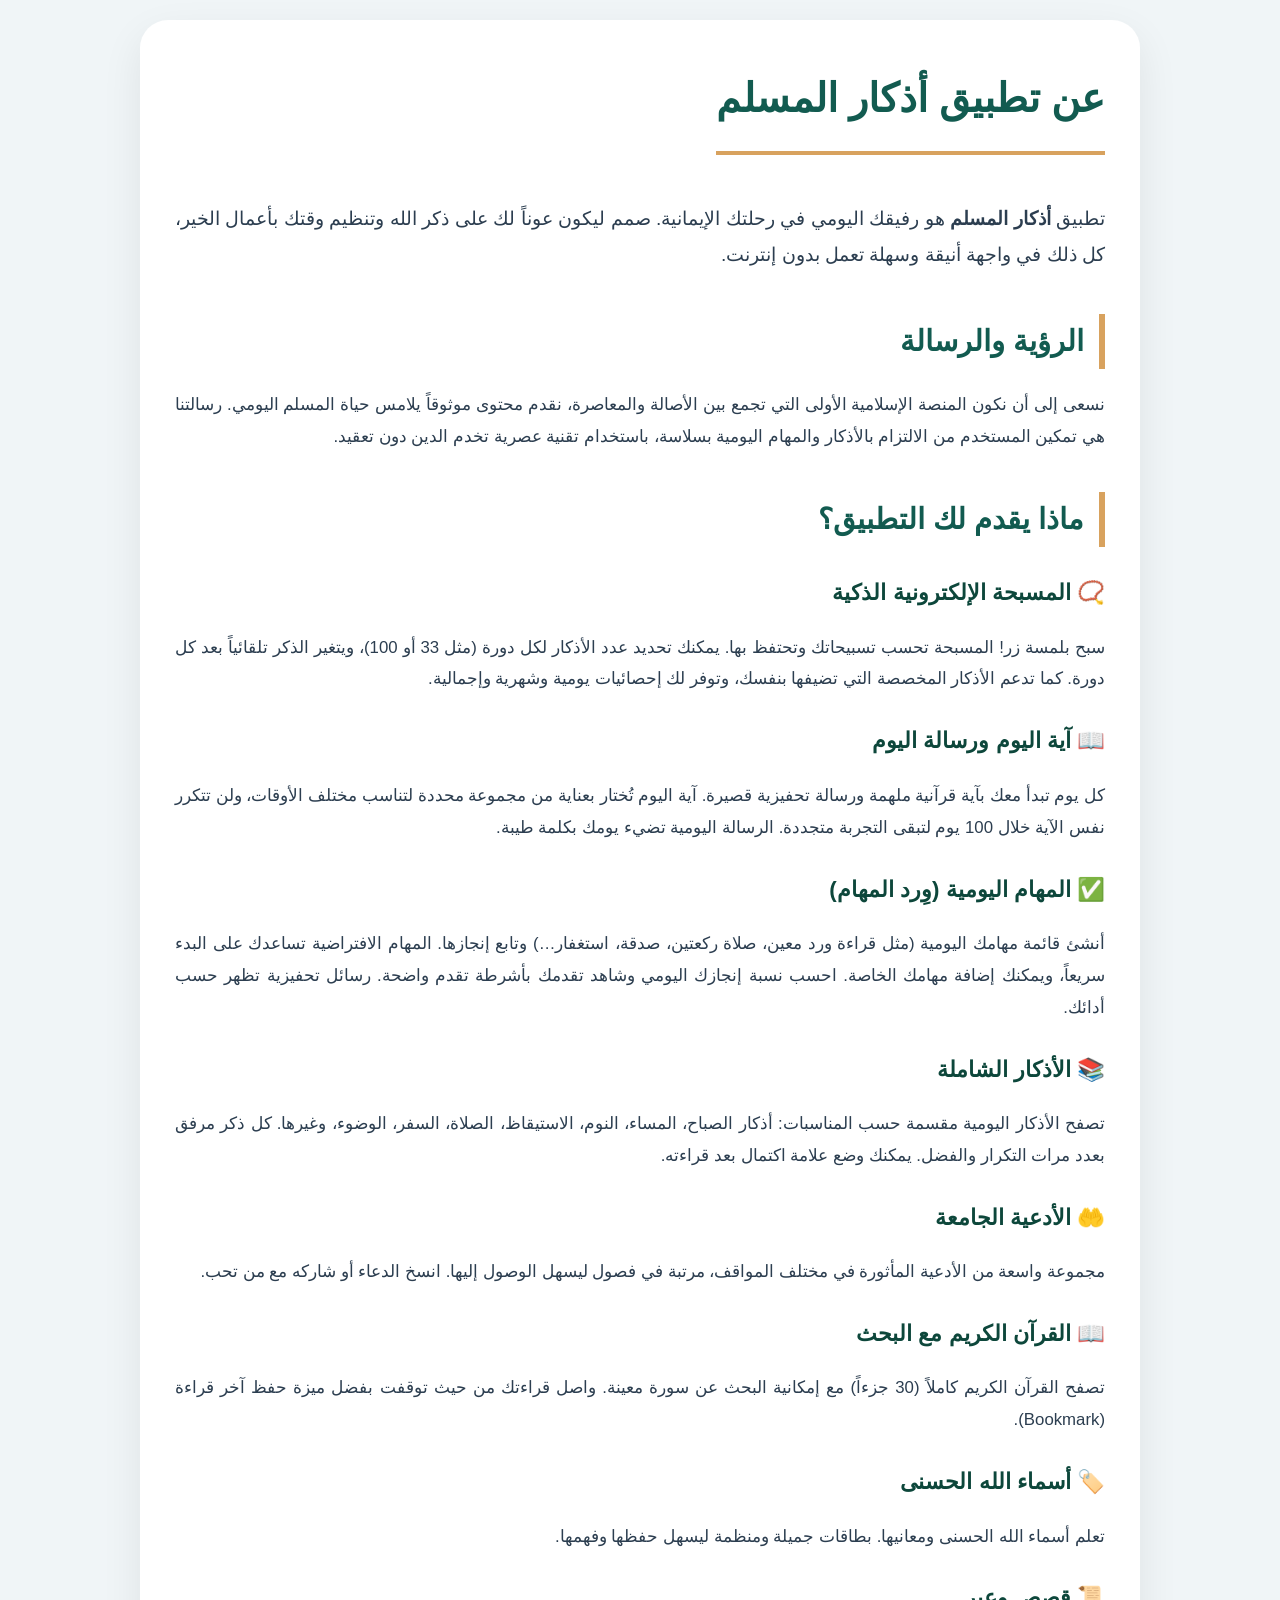
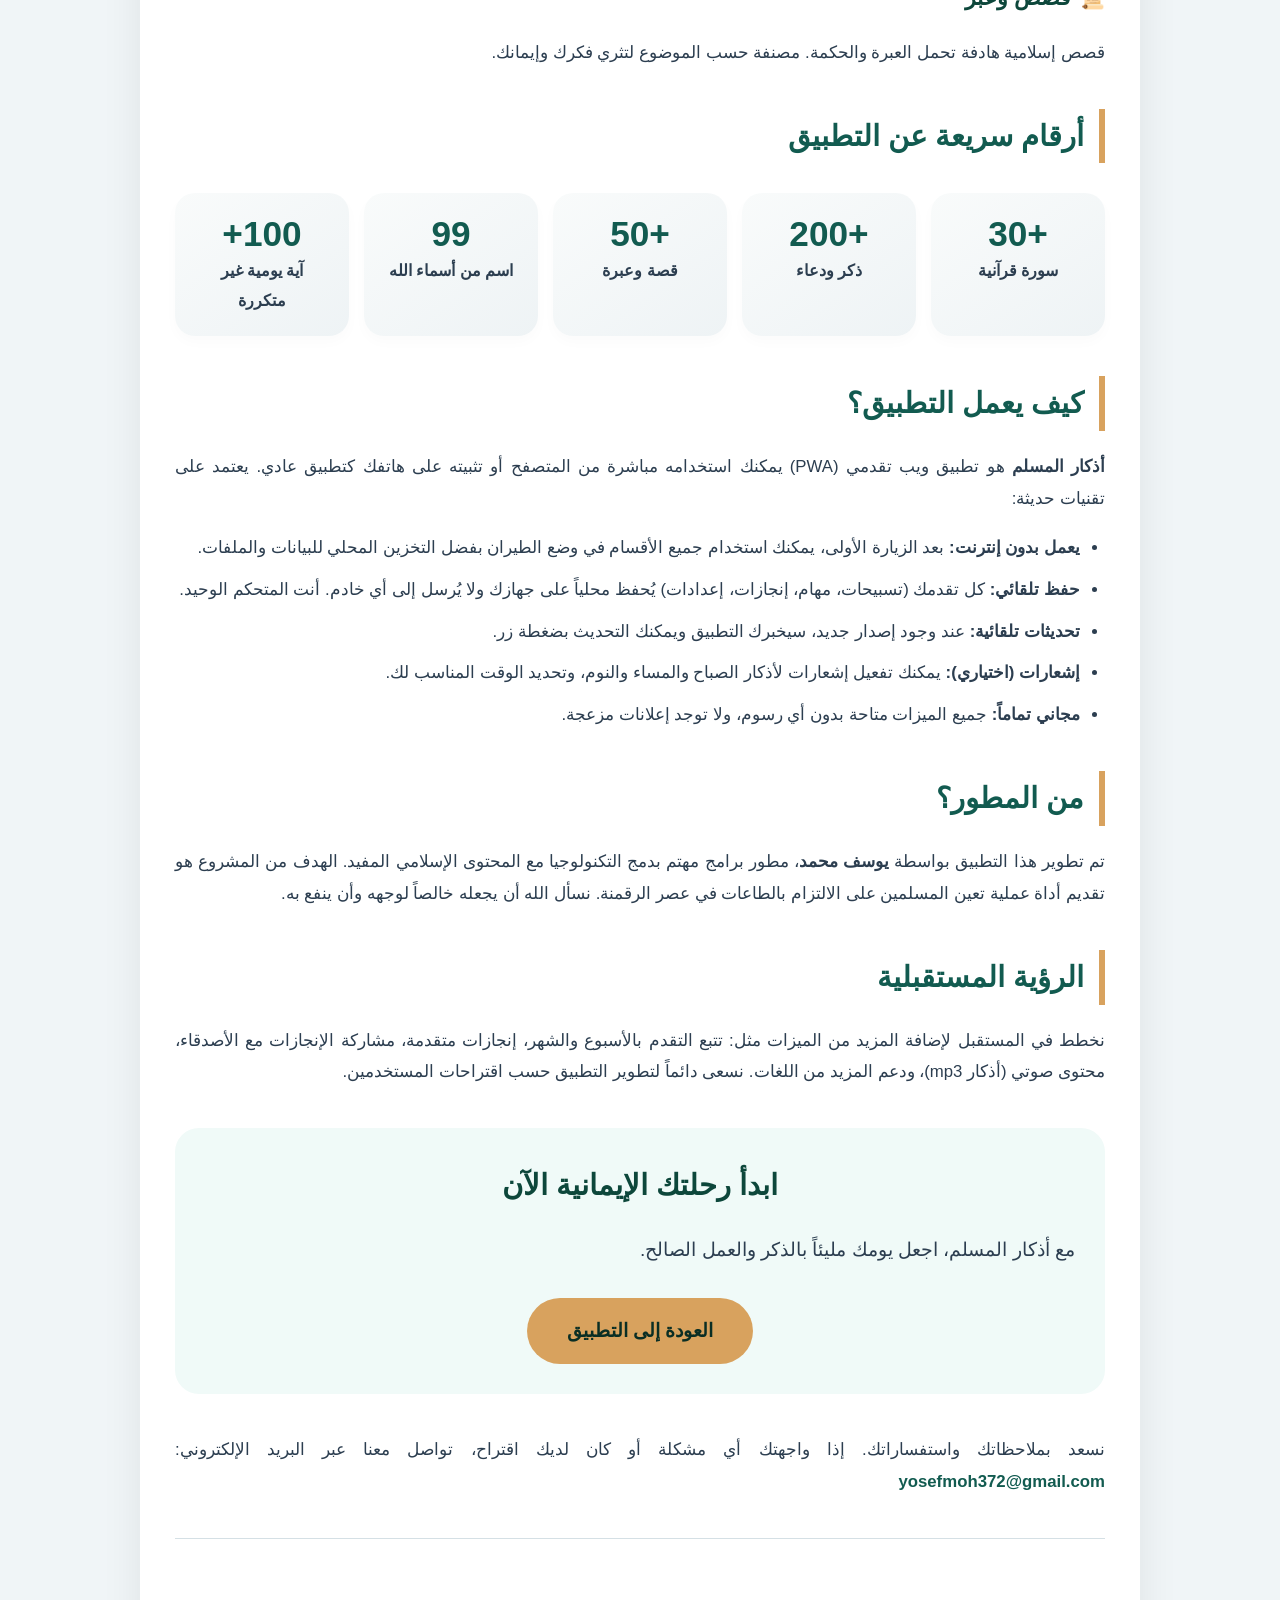
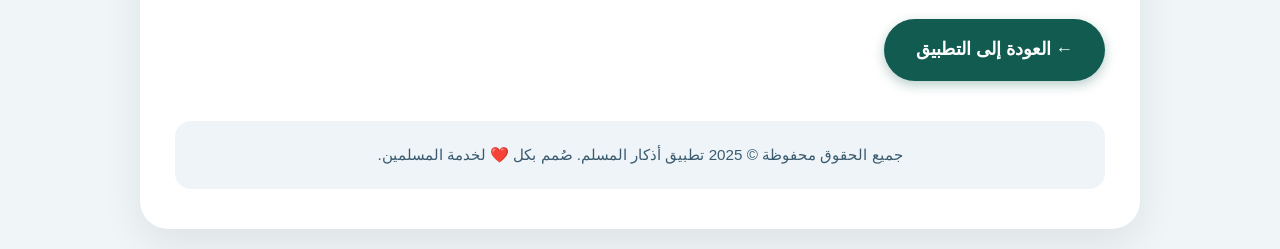
<file: about.html>
<!DOCTYPE html>
<html lang="ar" dir="rtl">
<head>
  <meta charset="UTF-8" />
  <meta name="viewport" content="width=device-width, initial-scale=1.0" />
  <title>عن التطبيق - أذكار المسلم</title>
  <meta name="description" content="تعرف على تطبيق أذكار المسلم الإسلامي الشامل: أذكار، قرآن، مسبحة ذكية، مهام يومية، أدعية، قصص وأسماء الله الحسنى." />
  <style>
    * {
      box-sizing: border-box;
    }
    body {
      font-family: 'Tajawal', 'Segoe UI', Tahoma, Arial, sans-serif;
      line-height: 1.9;
      margin: 0;
      padding: 20px;
      background: #f0f5f7;
      color: #1a2b36;
    }
    .container {
      max-width: 1000px;
      margin: 0 auto;
      background: #ffffff;
      padding: 40px 35px;
      border-radius: 28px;
      box-shadow: 0 15px 40px rgba(0, 30, 20, 0.08);
    }
    h1 {
      font-size: 2.5rem;
      color: #125B50;
      margin-top: 0;
      border-bottom: 4px solid #D8A25E;
      padding-bottom: 15px;
      display: inline-block;
    }
    h2 {
      font-size: 1.8rem;
      color: #125B50;
      margin: 40px 0 20px 0;
      border-right: 6px solid #D8A25E;
      padding-right: 15px;
    }
    h3 {
      font-size: 1.4rem;
      color: #0d473b;
      margin: 25px 0 12px 0;
    }
    p, li {
      color: #2c3e50;
      font-size: 1.05rem;
      text-align: justify;
    }
    a {
      color: #125B50;
      text-decoration: none;
      font-weight: 600;
    }
    a:hover {
      text-decoration: underline;
      color: #0d473b;
    }
    ul {
      padding-right: 25px;
      margin: 15px 0;
    }
    li {
      margin-bottom: 10px;
    }
    .stats-grid {
      display: grid;
      grid-template-columns: repeat(auto-fit, minmax(150px, 1fr));
      gap: 15px;
      margin: 30px 0;
    }
    .stat-card {
      background: linear-gradient(145deg, #f9fbfb, #eef3f5);
      border-radius: 20px;
      padding: 20px;
      text-align: center;
      box-shadow: 0 6px 14px rgba(0,0,0,0.02);
    }
    .stat-number {
      font-size: 2.2rem;
      font-weight: 800;
      color: #125B50;
      line-height: 1.2;
    }
    .stat-label {
      font-size: 1rem;
      color: #2c3e50;
      font-weight: 600;
    }
    .back-link {
      display: inline-block;
      margin-top: 40px;
      background: #125B50;
      color: white;
      padding: 14px 32px;
      border-radius: 50px;
      font-weight: 700;
      font-size: 1.1rem;
      transition: all 0.2s ease;
      box-shadow: 0 4px 12px rgba(18, 91, 80, 0.3);
    }
    .back-link:hover {
      background: #0f4d42;
      text-decoration: none;
      color: white;
      transform: translateY(-2px);
      box-shadow: 0 8px 18px rgba(18, 91, 80, 0.4);
    }
    hr {
      border: 0;
      border-top: 1px solid #d5e0e5;
      margin: 40px 0;
    }
    .footer-note {
      background: #eef4f7;
      padding: 20px;
      border-radius: 16px;
      margin-top: 40px;
      font-size: 0.95rem;
      color: #3a5a6f;
      text-align: center;
    }
  </style>
</head>
<body>
  <div class="container">
    <h1>عن تطبيق أذكار المسلم</h1>
    
    <!-- مقدمة -->
    <p style="font-size: 1.2rem; font-weight: 500;">
      تطبيق <strong>أذكار المسلم</strong> هو رفيقك اليومي في رحلتك الإيمانية. صمم ليكون عوناً لك على ذكر الله وتنظيم وقتك بأعمال الخير، كل ذلك في واجهة أنيقة وسهلة تعمل بدون إنترنت.
    </p>

    <!-- الرؤية والرسالة -->
    <h2>الرؤية والرسالة</h2>
    <p>
      نسعى إلى أن نكون المنصة الإسلامية الأولى التي تجمع بين الأصالة والمعاصرة، نقدم محتوى موثوقاً يلامس حياة المسلم اليومي. رسالتنا هي تمكين المستخدم من الالتزام بالأذكار والمهام اليومية بسلاسة، باستخدام تقنية عصرية تخدم الدين دون تعقيد.
    </p>

    <!-- الميزات الرئيسية -->
    <h2>ماذا يقدم لك التطبيق؟</h2>
    
    <h3>📿 المسبحة الإلكترونية الذكية</h3>
    <p>
      سبح بلمسة زر! المسبحة تحسب تسبيحاتك وتحتفظ بها. يمكنك تحديد عدد الأذكار لكل دورة (مثل 33 أو 100)، ويتغير الذكر تلقائياً بعد كل دورة. كما تدعم الأذكار المخصصة التي تضيفها بنفسك، وتوفر لك إحصائيات يومية وشهرية وإجمالية.
    </p>

    <h3>📖 آية اليوم ورسالة اليوم</h3>
    <p>
      كل يوم تبدأ معك بآية قرآنية ملهمة ورسالة تحفيزية قصيرة. آية اليوم تُختار بعناية من مجموعة محددة لتناسب مختلف الأوقات، ولن تتكرر نفس الآية خلال 100 يوم لتبقى التجربة متجددة. الرسالة اليومية تضيء يومك بكلمة طيبة.
    </p>

    <h3>✅ المهام اليومية (وِرد المهام)</h3>
    <p>
      أنشئ قائمة مهامك اليومية (مثل قراءة ورد معين، صلاة ركعتين، صدقة، استغفار…) وتابع إنجازها. المهام الافتراضية تساعدك على البدء سريعاً، ويمكنك إضافة مهامك الخاصة. احسب نسبة إنجازك اليومي وشاهد تقدمك بأشرطة تقدم واضحة. رسائل تحفيزية تظهر حسب أدائك.
    </p>

    <h3>📚 الأذكار الشاملة</h3>
    <p>
      تصفح الأذكار اليومية مقسمة حسب المناسبات: أذكار الصباح، المساء، النوم، الاستيقاظ، الصلاة، السفر، الوضوء، وغيرها. كل ذكر مرفق بعدد مرات التكرار والفضل. يمكنك وضع علامة اكتمال بعد قراءته.
    </p>

    <h3>🤲 الأدعية الجامعة</h3>
    <p>
      مجموعة واسعة من الأدعية المأثورة في مختلف المواقف، مرتبة في فصول ليسهل الوصول إليها. انسخ الدعاء أو شاركه مع من تحب.
    </p>

    <h3>📖 القرآن الكريم مع البحث</h3>
    <p>
      تصفح القرآن الكريم كاملاً (30 جزءاً) مع إمكانية البحث عن سورة معينة. واصل قراءتك من حيث توقفت بفضل ميزة حفظ آخر قراءة (Bookmark).
    </p>

    <h3>🏷️ أسماء الله الحسنى</h3>
    <p>
      تعلم أسماء الله الحسنى ومعانيها. بطاقات جميلة ومنظمة ليسهل حفظها وفهمها.
    </p>

    <h3>📜 قصص وعبر</h3>
    <p>
      قصص إسلامية هادفة تحمل العبرة والحكمة. مصنفة حسب الموضوع لتثري فكرك وإيمانك.
    </p>

    <!-- إحصائيات سريعة (تقديرية) -->
    <h2>أرقام سريعة عن التطبيق</h2>
    <div class="stats-grid">
      <div class="stat-card">
        <div class="stat-number">+30</div>
        <div class="stat-label">سورة قرآنية</div>
      </div>
      <div class="stat-card">
        <div class="stat-number">+200</div>
        <div class="stat-label">ذكر ودعاء</div>
      </div>
      <div class="stat-card">
        <div class="stat-number">+50</div>
        <div class="stat-label">قصة وعبرة</div>
      </div>
      <div class="stat-card">
        <div class="stat-number">99</div>
        <div class="stat-label">اسم من أسماء الله</div>
      </div>
      <div class="stat-card">
        <div class="stat-number">100+</div>
        <div class="stat-label">آية يومية غير متكررة</div>
      </div>
    </div>

    <!-- كيف يعمل التطبيق -->
    <h2>كيف يعمل التطبيق؟</h2>
    <p>
      <strong>أذكار المسلم</strong> هو تطبيق ويب تقدمي (PWA) يمكنك استخدامه مباشرة من المتصفح أو تثبيته على هاتفك كتطبيق عادي. يعتمد على تقنيات حديثة:
    </p>
    <ul>
      <li><strong>يعمل بدون إنترنت:</strong> بعد الزيارة الأولى، يمكنك استخدام جميع الأقسام في وضع الطيران بفضل التخزين المحلي للبيانات والملفات.</li>
      <li><strong>حفظ تلقائي:</strong> كل تقدمك (تسبيحات، مهام، إنجازات، إعدادات) يُحفظ محلياً على جهازك ولا يُرسل إلى أي خادم. أنت المتحكم الوحيد.</li>
      <li><strong>تحديثات تلقائية:</strong> عند وجود إصدار جديد، سيخبرك التطبيق ويمكنك التحديث بضغطة زر.</li>
      <li><strong>إشعارات (اختياري):</strong> يمكنك تفعيل إشعارات لأذكار الصباح والمساء والنوم، وتحديد الوقت المناسب لك.</li>
      <li><strong>مجاني تماماً:</strong> جميع الميزات متاحة بدون أي رسوم، ولا توجد إعلانات مزعجة.</li>
    </ul>

    <!-- من المطور -->
    <h2>من المطور؟</h2>
    <p>
      تم تطوير هذا التطبيق بواسطة <strong>يوسف محمد</strong>، مطور برامج مهتم بدمج التكنولوجيا مع المحتوى الإسلامي المفيد. الهدف من المشروع هو تقديم أداة عملية تعين المسلمين على الالتزام بالطاعات في عصر الرقمنة. نسأل الله أن يجعله خالصاً لوجهه وأن ينفع به.
    </p>

    <!-- رؤية مستقبلية -->
    <h2>الرؤية المستقبلية</h2>
    <p>
      نخطط في المستقبل لإضافة المزيد من الميزات مثل: تتبع التقدم بالأسبوع والشهر، إنجازات متقدمة، مشاركة الإنجازات مع الأصدقاء، محتوى صوتي (أذكار mp3)، ودعم المزيد من اللغات. نسعى دائماً لتطوير التطبيق حسب اقتراحات المستخدمين.
    </p>

    <!-- دعوة للاستخدام -->
    <div style="background: #f0faf8; border-radius: 24px; padding: 30px; margin: 40px 0; text-align: center;">
      <h3 style="font-size: 1.8rem; margin-top: 0;">ابدأ رحلتك الإيمانية الآن</h3>
      <p style="font-size: 1.2rem;">مع أذكار المسلم، اجعل يومك مليئاً بالذكر والعمل الصالح.</p>
      <a href="./index.html" style="display: inline-block; background: #D8A25E; color: #0A2E24; padding: 15px 40px; border-radius: 60px; font-weight: 800; font-size: 1.2rem; margin-top: 10px;">العودة إلى التطبيق</a>
    </div>

    <!-- خاتمة -->
    <p>
      نسعد بملاحظاتك واستفساراتك. إذا واجهتك أي مشكلة أو كان لديك اقتراح، تواصل معنا عبر البريد الإلكتروني: <a href="mailto:yosefmoh372@gmail.com">yosefmoh372@gmail.com</a>
    </p>

    <hr />

    <a href="./index.html" class="back-link">← العودة إلى التطبيق</a>

    <div class="footer-note">
      جميع الحقوق محفوظة © 2025 تطبيق أذكار المسلم. صُمم بكل ❤️ لخدمة المسلمين.
    </div>
  </div>
</body>
</html>
</file>
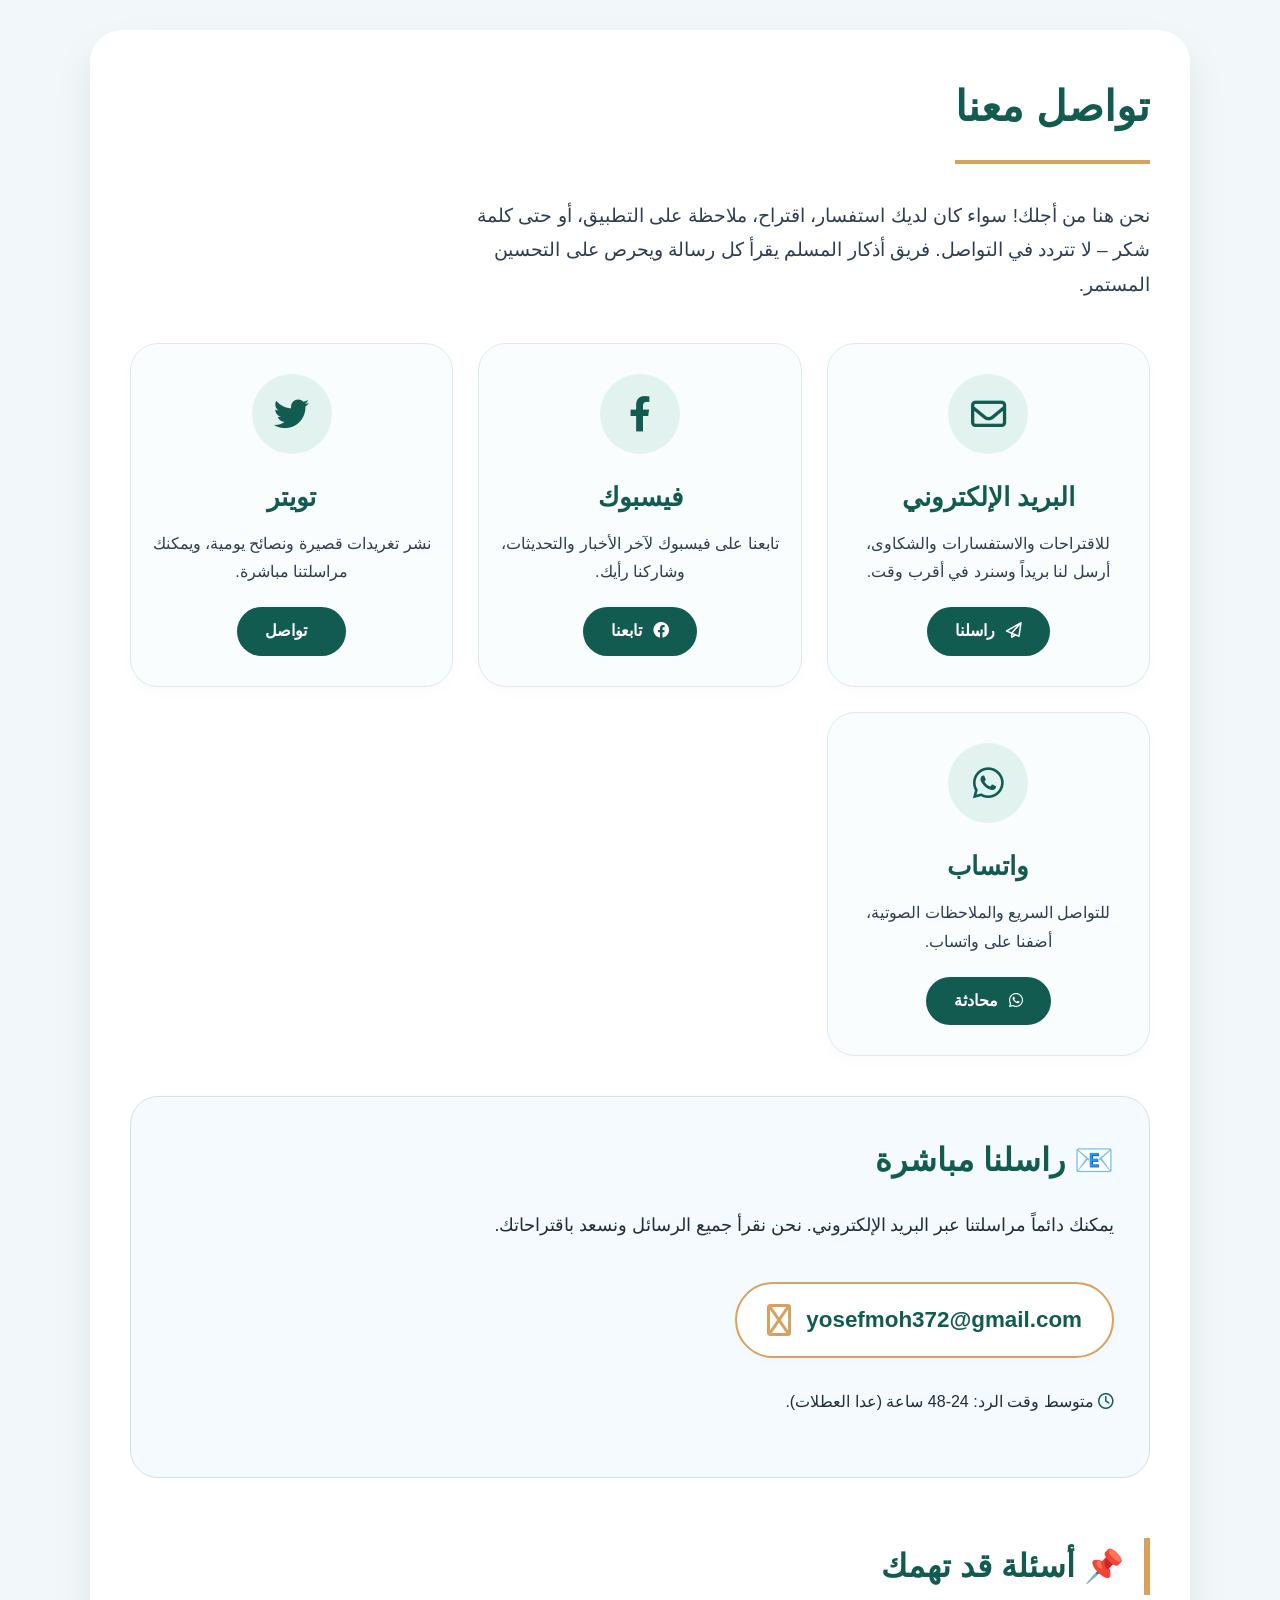
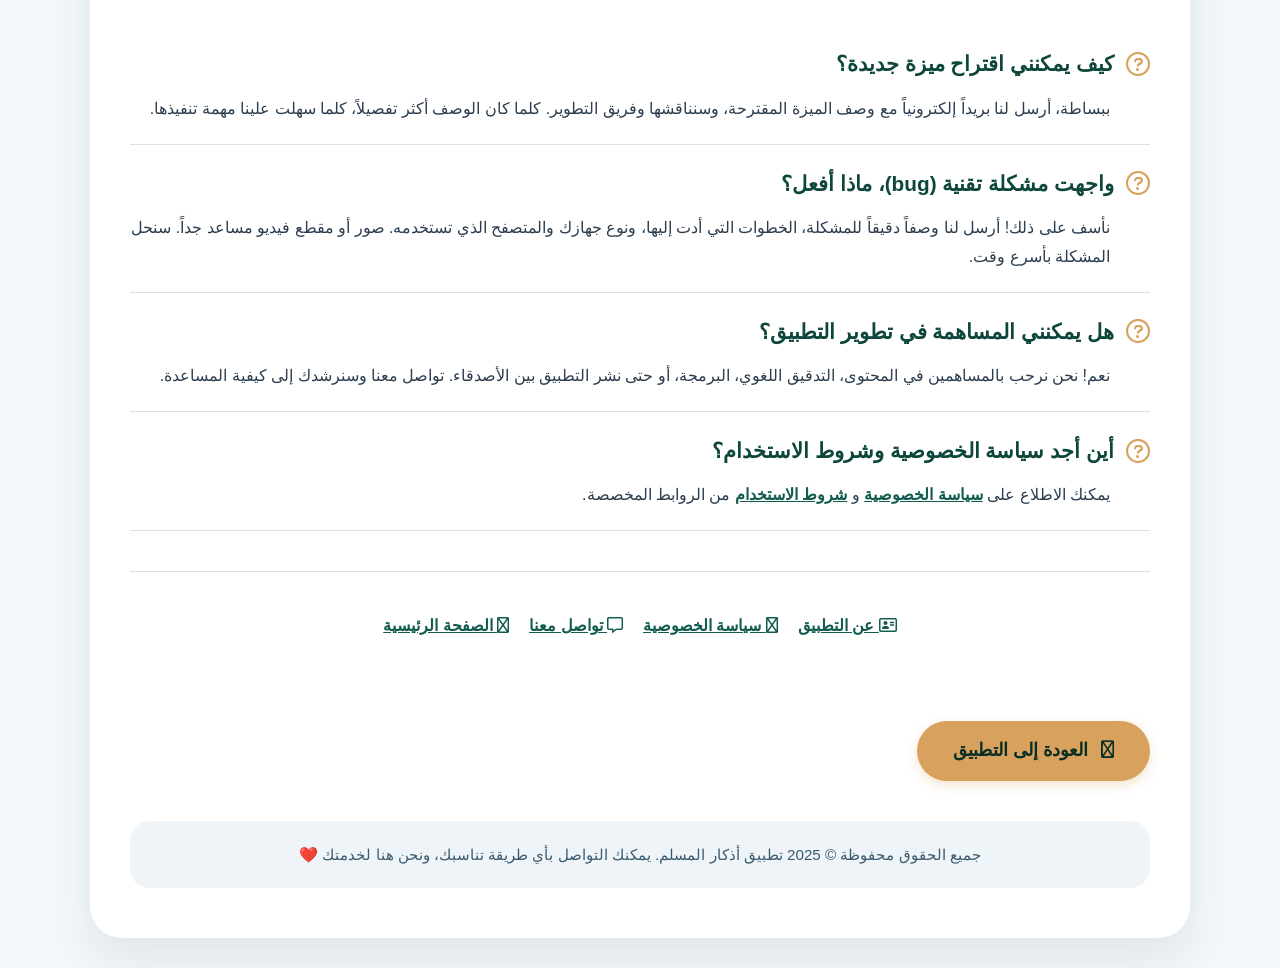
<file: contact.html>
<!DOCTYPE html>
<html lang="ar" dir="rtl">
<head>
  <meta charset="UTF-8" />
  <meta name="viewport" content="width=device-width, initial-scale=1.0" />
  <title>تواصل معنا - أذكار المسلم</title>
  <meta name="description" content="تواصل مع فريق تطبيق أذكار المسلم: استفسارات، اقتراحات، ملاحظات، شكاوى، أو مجرد كلمة طيبة." />
  <!-- Font Awesome للأيقونات (إصدار حديث) -->
  <link rel="stylesheet" href="https://cdnjs.cloudflare.com/ajax/libs/font-awesome/6.0.0-beta3/css/all.min.css" />
  <style>
    * {
      box-sizing: border-box;
      margin: 0;
      padding: 0;
    }

    body {
      font-family: 'Tajawal', 'Segoe UI', Tahoma, Arial, sans-serif;
      background: #f2f7fa;
      color: #1e2e3a;
      line-height: 1.8;
      padding: 30px 20px;
    }

    .container {
      max-width: 1100px;
      margin: 0 auto;
      background: white;
      border-radius: 32px;
      box-shadow: 0 20px 40px rgba(0, 30, 20, 0.08);
      overflow: hidden;
      padding: 40px 40px 50px;
    }

    h1 {
      font-size: 2.6rem;
      color: #125B50;
      margin-bottom: 10px;
      border-bottom: 4px solid #D8A25E;
      padding-bottom: 15px;
      display: inline-block;
    }

    .subhead {
      font-size: 1.2rem;
      color: #2c3e50;
      margin: 25px 0 40px;
      max-width: 700px;
    }

    /* شبكة بطاقات التواصل */
    .contact-grid {
      display: grid;
      grid-template-columns: repeat(auto-fit, minmax(250px, 1fr));
      gap: 25px;
      margin: 40px 0;
    }

    .contact-card {
      background: #f9fdfe;
      border: 1px solid #dde9ef;
      border-radius: 28px;
      padding: 30px 20px;
      text-align: center;
      transition: transform 0.2s ease, box-shadow 0.2s ease;
      box-shadow: 0 6px 14px rgba(0, 20, 10, 0.02);
    }

    .contact-card:hover {
      transform: translateY(-5px);
      box-shadow: 0 18px 30px rgba(18, 91, 80, 0.12);
    }

    .contact-icon {
      width: 80px;
      height: 80px;
      background: #e1f2ef;
      border-radius: 50%;
      display: flex;
      align-items: center;
      justify-content: center;
      margin: 0 auto 20px;
      font-size: 2.2rem;
      color: #125B50;
    }

    .contact-card h3 {
      font-size: 1.6rem;
      color: #125B50;
      margin-bottom: 10px;
    }

    .contact-card p {
      color: #2c3e50;
      margin-bottom: 20px;
      font-size: 1rem;
    }

    .contact-btn {
      display: inline-block;
      background: #125B50;
      color: white !important;
      padding: 10px 28px;
      border-radius: 40px;
      font-weight: 600;
      text-decoration: none;
      transition: background 0.2s ease;
      border: none;
      cursor: pointer;
      font-size: 1rem;
    }

    .contact-btn i {
      margin-left: 6px;
    }

    .contact-btn:hover {
      background: #0f4d42;
      text-decoration: none;
    }

    /* قسم المراسلة المباشرة */
    .direct-message {
      background: #f4fafd;
      border-radius: 28px;
      padding: 35px;
      margin: 40px 0;
      border: 1px solid #cde3e9;
    }

    .direct-message h2 {
      font-size: 2rem;
      color: #125B50;
      margin-bottom: 20px;
    }

    .direct-message p {
      font-size: 1.1rem;
      margin-bottom: 25px;
    }

    .email-badge {
      background: white;
      border-radius: 80px;
      padding: 16px 30px;
      display: inline-flex;
      align-items: center;
      gap: 15px;
      font-size: 1.4rem;
      border: 2px solid #D8A25E;
      box-shadow: 0 4px 12px rgba(0,0,0,0.02);
      margin: 15px 0;
      direction: ltr;
    }

    .email-badge i {
      color: #D8A25E;
      font-size: 2rem;
    }

    .email-badge a {
      color: #125B50;
      font-weight: 700;
      text-decoration: none;
      unicode-bidi: embed;
    }

    .email-badge a:hover {
      text-decoration: underline;
    }

    /* أسئلة متكررة مبسطة */
    .faq-section {
      margin-top: 60px;
    }

    .faq-section h2 {
      font-size: 2rem;
      color: #125B50;
      margin-bottom: 30px;
      border-right: 6px solid #D8A25E;
      padding-right: 20px;
    }

    .faq-item {
      border-bottom: 1px solid #dae2e7;
      padding: 20px 0;
    }

    .faq-question {
      font-size: 1.3rem;
      font-weight: 700;
      color: #0d473b;
      display: flex;
      align-items: center;
      gap: 12px;
    }

    .faq-question i {
      color: #D8A25E;
      font-size: 1.5rem;
    }

    .faq-answer {
      padding-right: 40px;
      margin-top: 12px;
      color: #2c3e50;
    }

    /* footer */
    .back-link {
      display: inline-block;
      margin-top: 50px;
      background: #D8A25E;
      color: #0A2E24;
      padding: 14px 36px;
      border-radius: 60px;
      font-weight: 800;
      font-size: 1.1rem;
      transition: all 0.2s ease;
      box-shadow: 0 4px 12px rgba(216, 162, 94, 0.3);
      text-decoration: none;
    }

    .back-link i {
      margin-left: 8px;
    }

    .back-link:hover {
      background: #c9924b;
      color: #0A2E24;
      text-decoration: none;
      transform: translateY(-2px);
      box-shadow: 0 8px 18px rgba(216, 162, 94, 0.4);
    }

    hr {
      border: 0;
      border-top: 1px solid #d5e0e5;
      margin: 40px 0;
    }

    .footer-note {
      background: #eef4f7;
      padding: 20px;
      border-radius: 20px;
      margin-top: 40px;
      font-size: 0.95rem;
      color: #3a5a6f;
      text-align: center;
    }

    @media (max-width: 600px) {
      .container { padding: 25px 20px; }
      h1 { font-size: 2rem; }
      .email-badge { flex-direction: column; text-align: center; padding: 16px; }
      .email-badge i { font-size: 2.5rem; }
    }
  </style>
</head>
<body>
  <div class="container">
    <h1>تواصل معنا</h1>
    <p class="subhead">
      نحن هنا من أجلك! سواء كان لديك استفسار، اقتراح، ملاحظة على التطبيق، أو حتى كلمة شكر – لا تتردد في التواصل. فريق أذكار المسلم يقرأ كل رسالة ويحرص على التحسين المستمر.
    </p>

    <!-- بطاقات التواصل المتنوعة -->
    <div class="contact-grid">
      <div class="contact-card">
        <div class="contact-icon"><i class="fa-regular fa-envelope"></i></div>
        <h3>البريد الإلكتروني</h3>
        <p>للاقتراحات والاستفسارات والشكاوى، أرسل لنا بريداً وسنرد في أقرب وقت.</p>
        <a href="mailto:yosefmoh372@gmail.com" class="contact-btn"><i class="fa-regular fa-paper-plane"></i> راسلنا</a>
      </div>

      <div class="contact-card">
        <div class="contact-icon"><i class="fa-brands fa-facebook-f"></i></div>
        <h3>فيسبوك</h3>
        <p>تابعنا على فيسبوك لآخر الأخبار والتحديثات، وشاركنا رأيك.</p>
        <a href="https://www.facebook.com/profile.php?id=61571261768622" target="_blank" class="contact-btn"><i class="fa-brands fa-facebook"></i> تابعنا</a>
      </div>

      <div class="contact-card">
        <div class="contact-icon"><i class="fa-brands fa-twitter"></i></div>
        <h3>تويتر</h3>
        <p>نشر تغريدات قصيرة ونصائح يومية، ويمكنك مراسلتنا مباشرة.</p>
        <a href="https://twitter.com/azkar_app" target="_blank" class="contact-btn"><i class="fa-brands fa-x-twitter"></i> تواصل</a>
      </div>

      <div class="contact-card">
        <div class="contact-icon"><i class="fa-brands fa-whatsapp"></i></div>
        <h3>واتساب</h3>
        <p>للتواصل السريع والملاحظات الصوتية، أضفنا على واتساب.</p>
        <a href="https://wa.me/201234567890" target="_blank" class="contact-btn"><i class="fa-brands fa-whatsapp"></i> محادثة</a>
      </div>
    </div>

    <!-- قسم المراسلة المباشرة -->
    <div class="direct-message">
      <h2>📧 راسلنا مباشرة</h2>
      <p>
        يمكنك دائماً مراسلتنا عبر البريد الإلكتروني. نحن نقرأ جميع الرسائل ونسعد باقتراحاتك.
      </p>
      <div class="email-badge">
        <i class="fa-regular fa-envelope-open-text"></i>
        <a href="mailto:yosefmoh372@gmail.com">yosefmoh372@gmail.com</a>
      </div>
      <p style="font-size: 1rem; margin-top: 15px;">
        <i class="fa-regular fa-clock" style="color: #125B50;"></i> متوسط وقت الرد: 24-48 ساعة (عدا العطلات).
      </p>
    </div>

    <!-- أسئلة متكررة قصيرة -->
    <div class="faq-section">
      <h2>📌 أسئلة قد تهمك</h2>
      
      <div class="faq-item">
        <div class="faq-question"><i class="fa-regular fa-circle-question"></i> كيف يمكنني اقتراح ميزة جديدة؟</div>
        <div class="faq-answer">ببساطة، أرسل لنا بريداً إلكترونياً مع وصف الميزة المقترحة، وسنناقشها وفريق التطوير. كلما كان الوصف أكثر تفصيلاً، كلما سهلت علينا مهمة تنفيذها.</div>
      </div>

      <div class="faq-item">
        <div class="faq-question"><i class="fa-regular fa-circle-question"></i> واجهت مشكلة تقنية (bug)، ماذا أفعل؟</div>
        <div class="faq-answer">نأسف على ذلك! أرسل لنا وصفاً دقيقاً للمشكلة، الخطوات التي أدت إليها، ونوع جهازك والمتصفح الذي تستخدمه. صور أو مقطع فيديو مساعد جداً. سنحل المشكلة بأسرع وقت.</div>
      </div>

      <div class="faq-item">
        <div class="faq-question"><i class="fa-regular fa-circle-question"></i> هل يمكنني المساهمة في تطوير التطبيق؟</div>
        <div class="faq-answer">نعم! نحن نرحب بالمساهمين في المحتوى، التدقيق اللغوي، البرمجة، أو حتى نشر التطبيق بين الأصدقاء. تواصل معنا وسنرشدك إلى كيفية المساعدة.</div>
      </div>

      <div class="faq-item">
        <div class="faq-question"><i class="fa-regular fa-circle-question"></i> أين أجد سياسة الخصوصية وشروط الاستخدام؟</div>
        <div class="faq-answer">يمكنك الاطلاع على <a href="privacy.html" style="color:#125B50; font-weight:600;">سياسة الخصوصية</a> و <a href="terms.html" style="color:#125B50; font-weight:600;">شروط الاستخدام</a> من الروابط المخصصة.</div>
      </div>
    </div>

    <!-- تذكير بالصفحات الأخرى -->
    <hr />
    <div style="display: flex; gap: 20px; flex-wrap: wrap; justify-content: center; margin: 30px 0;">
      <a href="about.html" style="color:#125B50; font-weight:600;"><i class="fa-regular fa-address-card"></i> عن التطبيق</a>
      <a href="privacy.html" style="color:#125B50; font-weight:600;"><i class="fa-regular fa-lock"></i> سياسة الخصوصية</a>
      <a href="contact.html" style="color:#125B50; font-weight:600;"><i class="fa-regular fa-message"></i> تواصل معنا</a>
      <a href="index.html" style="color:#125B50; font-weight:600;"><i class="fa-regular fa-house"></i> الصفحة الرئيسية</a>
    </div>

    <a href="./index.html" class="back-link"><i class="fa-regular fa-arrow-right"></i> العودة إلى التطبيق</a>

    <div class="footer-note">
      جميع الحقوق محفوظة © 2025 تطبيق أذكار المسلم. يمكنك التواصل بأي طريقة تناسبك، ونحن هنا لخدمتك ❤️
    </div>
  </div>
</body>
</html>
</file>
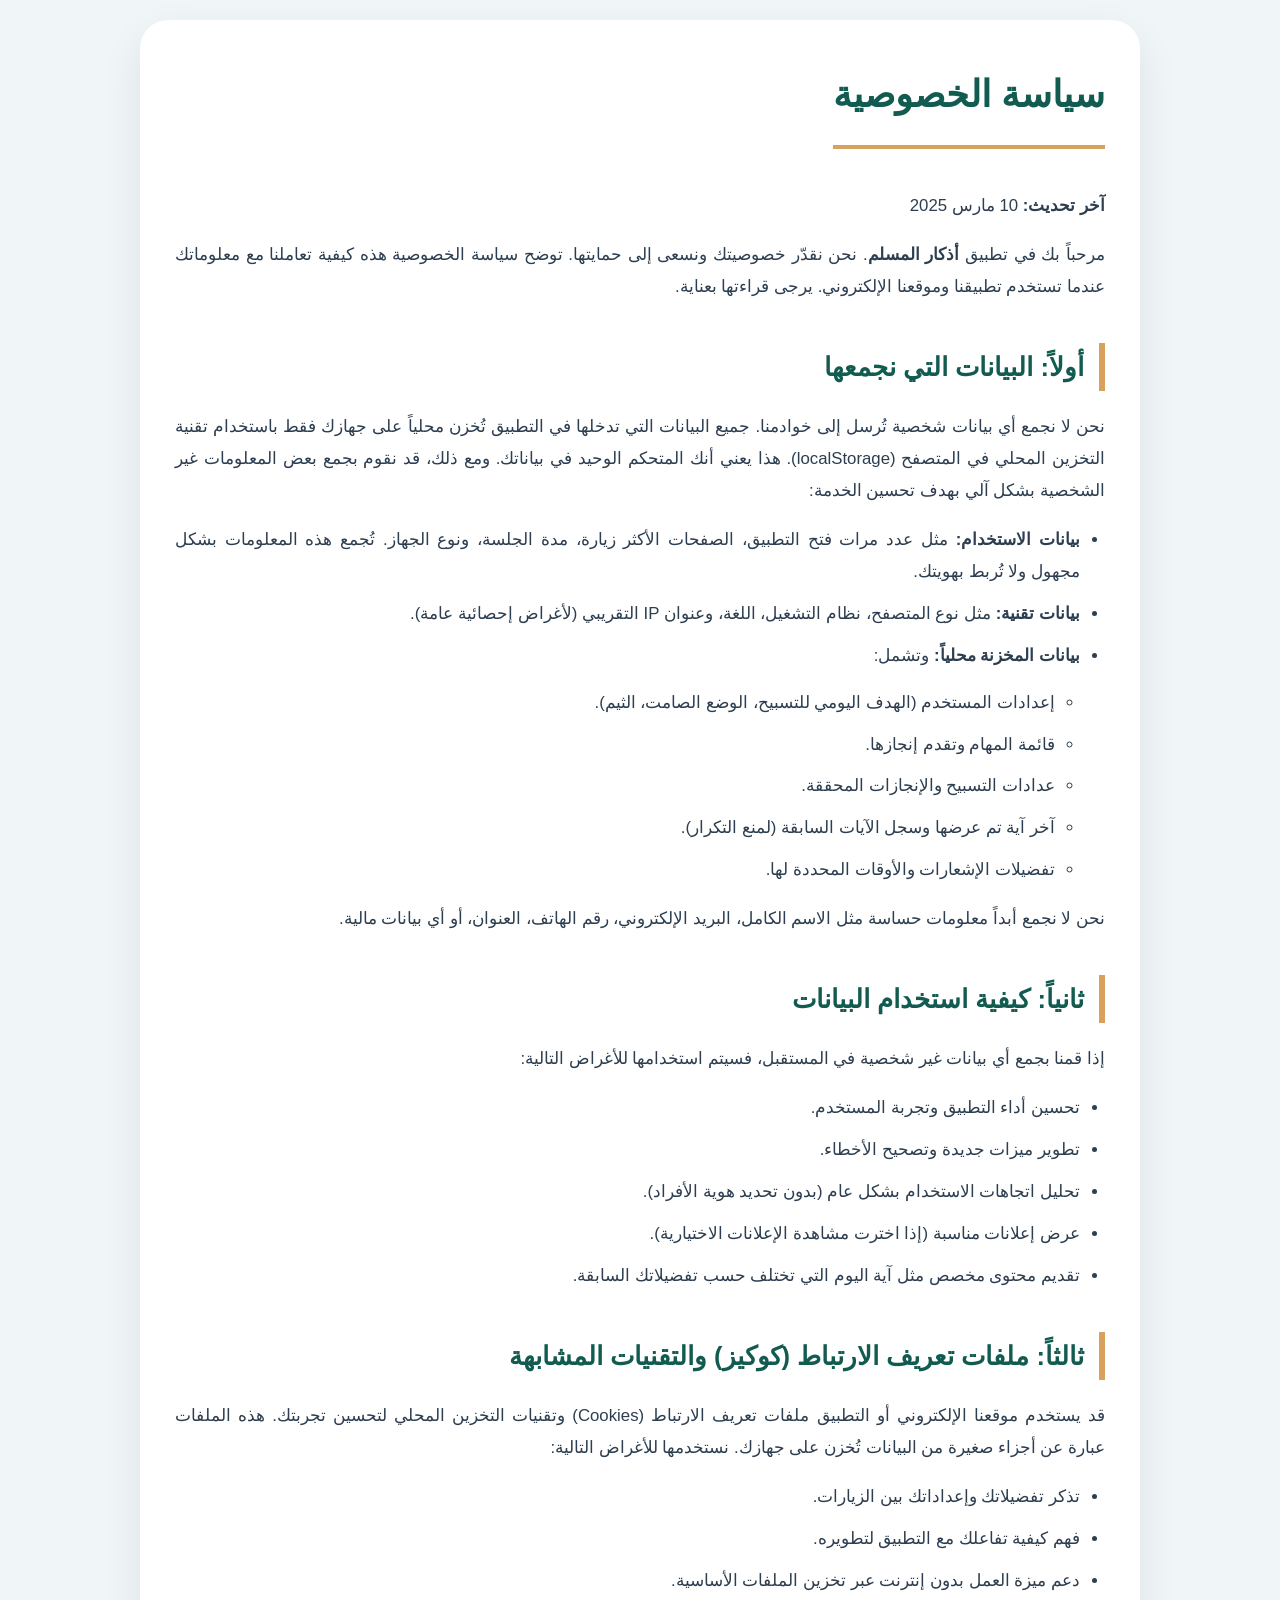
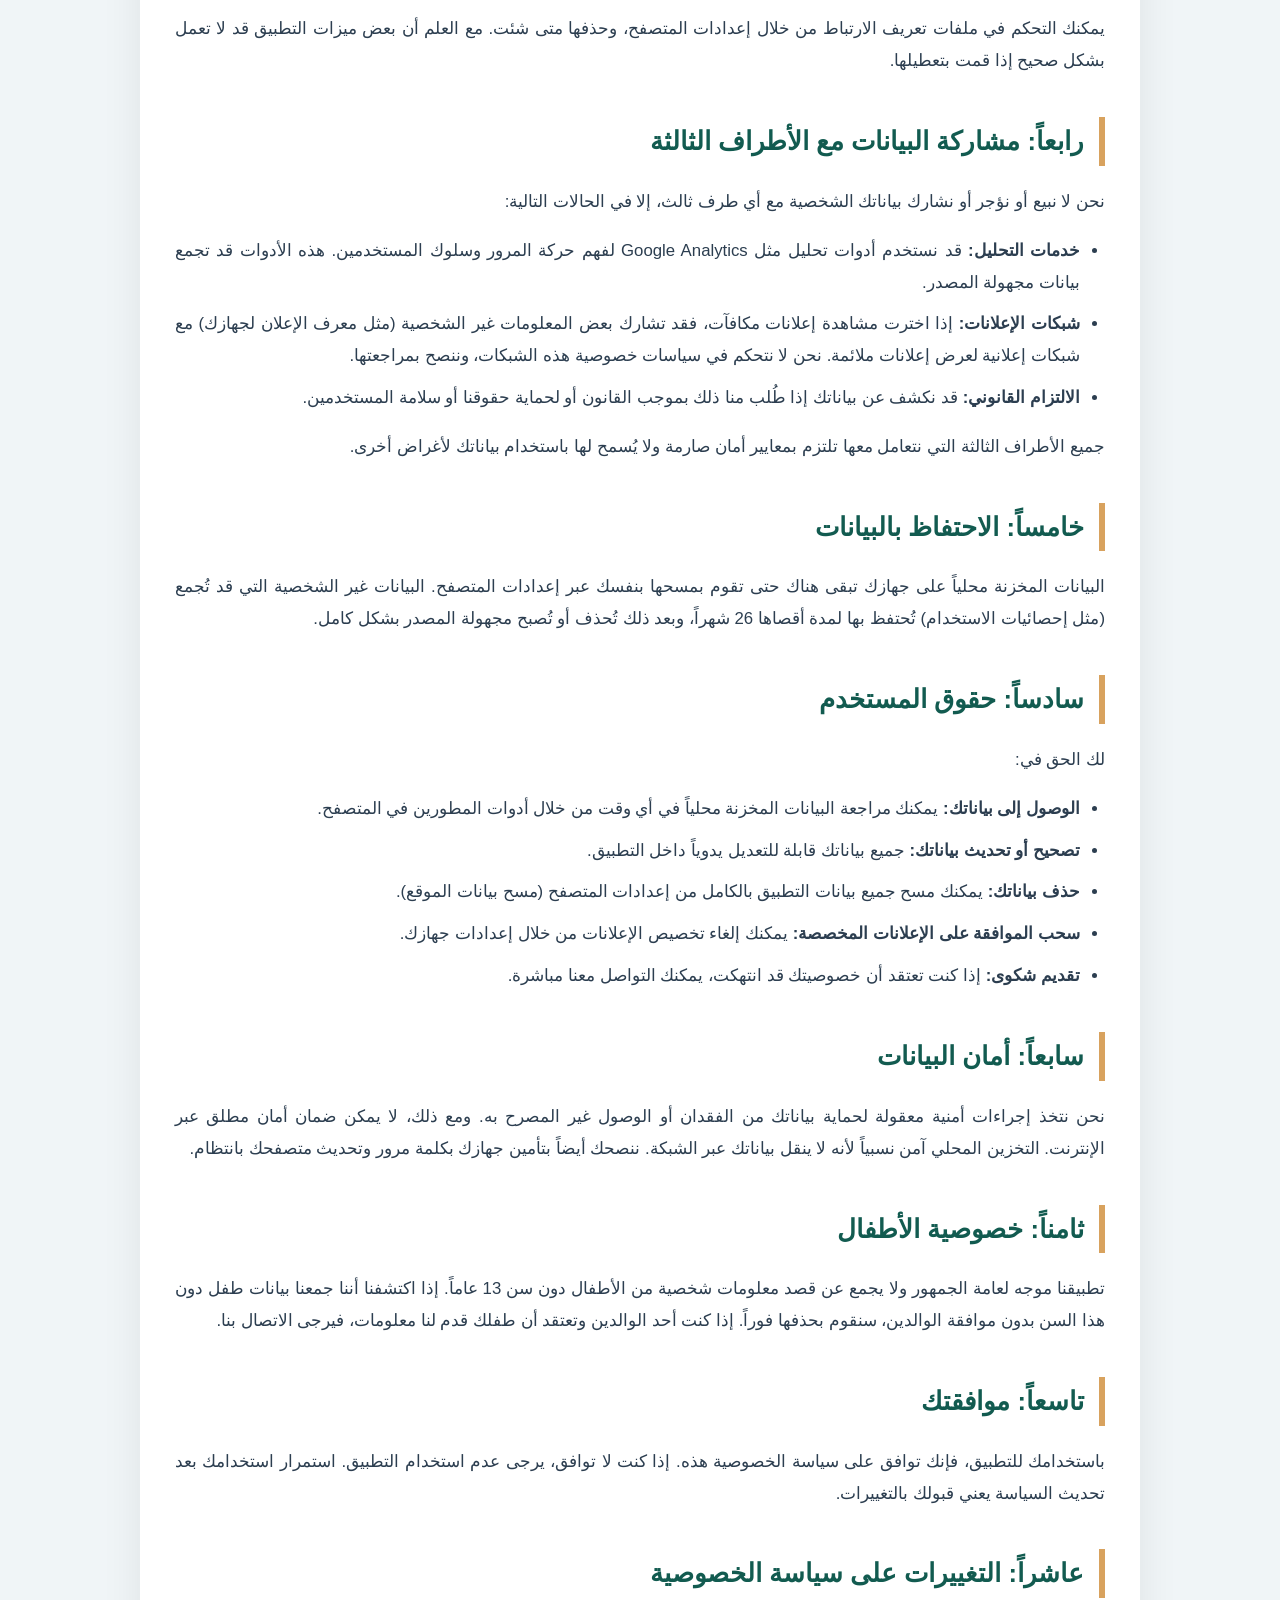
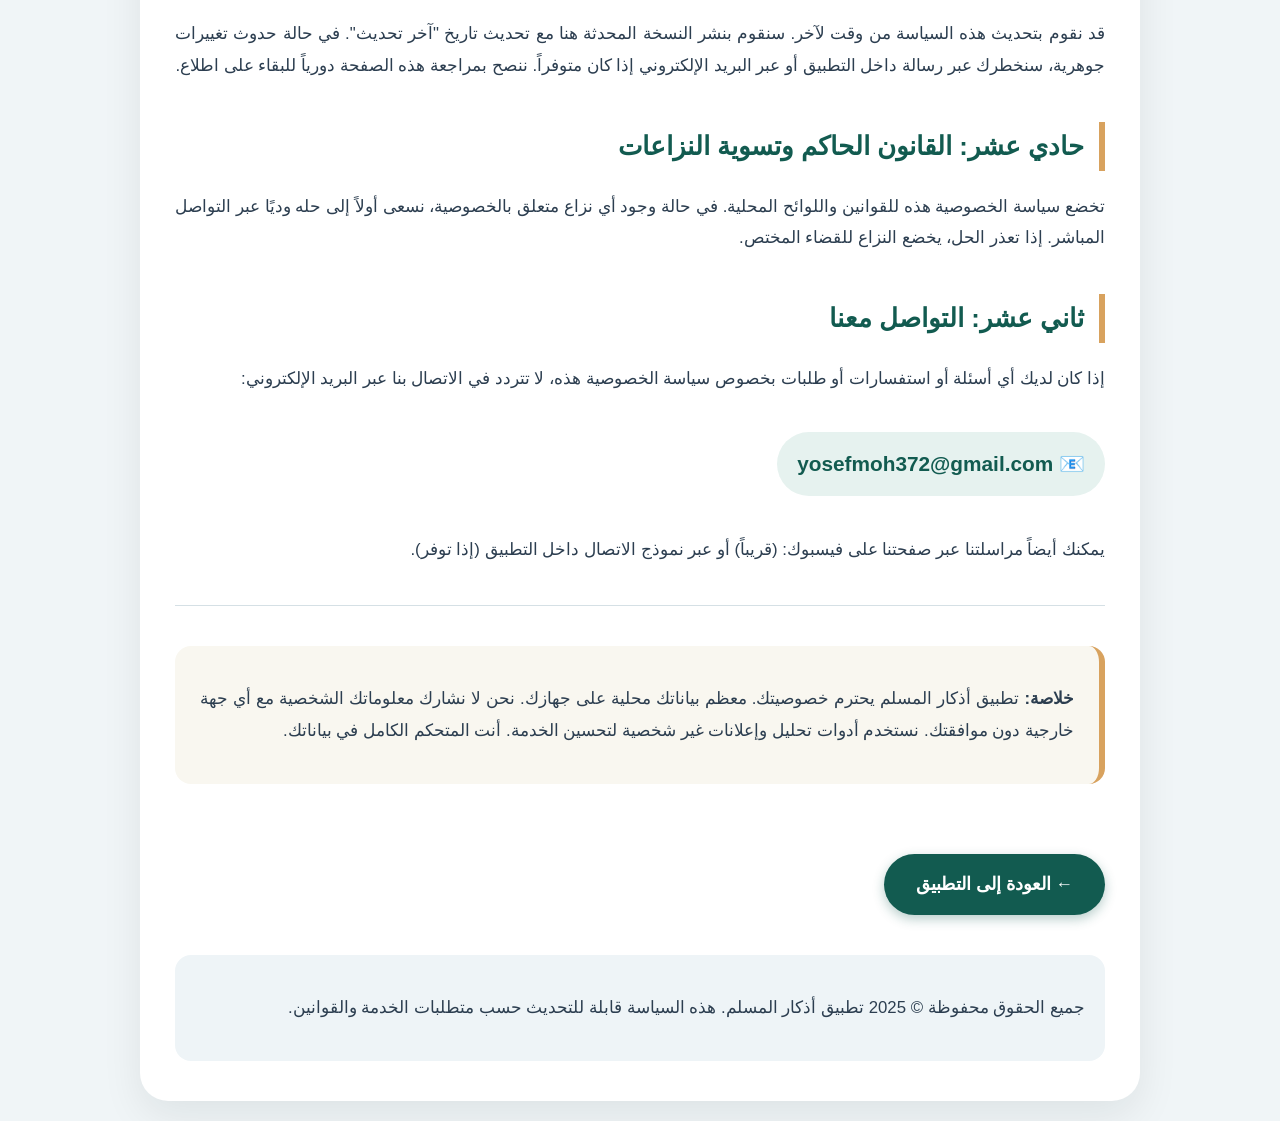
<file: privacy.html>
<!DOCTYPE html>
<html lang="ar" dir="rtl">
<head>
  <meta charset="UTF-8" />
  <meta name="viewport" content="width=device-width, initial-scale=1.0" />
  <title>سياسة الخصوصية - تطبيق أذكار المسلم</title>
  <meta name="description" content="سياسة الخصوصية الكاملة والشاملة لتطبيق أذكار المسلم. نوضح فيها كيفية تعاملنا مع بياناتك وحماية خصوصيتك." />
  <style>
    * {
      box-sizing: border-box;
    }
    body {
      font-family: 'Tajawal', 'Segoe UI', Tahoma, Arial, sans-serif;
      line-height: 1.9;
      margin: 0;
      padding: 20px;
      background: #f0f5f7;
      color: #1a2b36;
    }
    .container {
      max-width: 1000px;
      margin: 0 auto;
      background: #ffffff;
      padding: 40px 35px;
      border-radius: 28px;
      box-shadow: 0 15px 40px rgba(0, 30, 20, 0.08);
    }
    h1 {
      font-size: 2.3rem;
      color: #125B50;
      margin-top: 0;
      border-bottom: 4px solid #D8A25E;
      padding-bottom: 15px;
      display: inline-block;
    }
    h2 {
      font-size: 1.6rem;
      color: #125B50;
      margin: 40px 0 20px 0;
      border-right: 6px solid #D8A25E;
      padding-right: 15px;
    }
    h3 {
      font-size: 1.3rem;
      color: #0d473b;
      margin: 25px 0 12px 0;
    }
    p, li {
      color: #2c3e50;
      font-size: 1.05rem;
      text-align: justify;
    }
    a {
      color: #125B50;
      text-decoration: none;
      font-weight: 600;
    }
    a:hover {
      text-decoration: underline;
      color: #0d473b;
    }
    ul {
      padding-right: 25px;
      margin: 15px 0;
    }
    li {
      margin-bottom: 10px;
    }
    .note-box {
      background: #f9f7f0;
      border-right: 6px solid #D8A25E;
      padding: 20px 25px;
      border-radius: 16px;
      margin: 30px 0;
    }
    .back-link {
      display: inline-block;
      margin-top: 40px;
      background: #125B50;
      color: white;
      padding: 14px 32px;
      border-radius: 50px;
      font-weight: 700;
      font-size: 1.1rem;
      transition: all 0.2s ease;
      box-shadow: 0 4px 12px rgba(18, 91, 80, 0.3);
    }
    .back-link:hover {
      background: #0f4d42;
      text-decoration: none;
      color: white;
      transform: translateY(-2px);
      box-shadow: 0 8px 18px rgba(18, 91, 80, 0.4);
    }
    hr {
      border: 0;
      border-top: 1px solid #d5e0e5;
      margin: 40px 0;
    }
    .footer-note {
      background: #eef4f7;
      padding: 20px;
      border-radius: 16px;
      margin-top: 40px;
      font-size: 0.95rem;
      color: #3a5a6f;
    }
  </style>
</head>
<body>
  <div class="container">
    <h1>سياسة الخصوصية</h1>
    <p><strong>آخر تحديث:</strong> 10 مارس 2025</p>

    <p>
      مرحباً بك في تطبيق <strong>أذكار المسلم</strong>. نحن نقدّر خصوصيتك ونسعى إلى حمايتها. توضح سياسة الخصوصية هذه كيفية تعاملنا مع معلوماتك عندما تستخدم تطبيقنا وموقعنا الإلكتروني. يرجى قراءتها بعناية.
    </p>

    <!-- القسم الأول: البيانات التي نجمعها -->
    <h2>أولاً: البيانات التي نجمعها</h2>
    <p>
      نحن لا نجمع أي بيانات شخصية تُرسل إلى خوادمنا. جميع البيانات التي تدخلها في التطبيق تُخزن محلياً على جهازك فقط باستخدام تقنية التخزين المحلي في المتصفح (localStorage). هذا يعني أنك المتحكم الوحيد في بياناتك. ومع ذلك، قد نقوم بجمع بعض المعلومات غير الشخصية بشكل آلي بهدف تحسين الخدمة:
    </p>
    <ul>
      <li><strong>بيانات الاستخدام:</strong> مثل عدد مرات فتح التطبيق، الصفحات الأكثر زيارة، مدة الجلسة، ونوع الجهاز. تُجمع هذه المعلومات بشكل مجهول ولا تُربط بهويتك.</li>
      <li><strong>بيانات تقنية:</strong> مثل نوع المتصفح، نظام التشغيل، اللغة، وعنوان IP التقريبي (لأغراض إحصائية عامة).</li>
      <li><strong>بيانات المخزنة محلياً:</strong> وتشمل:
        <ul>
          <li>إعدادات المستخدم (الهدف اليومي للتسبيح، الوضع الصامت، الثيم).</li>
          <li>قائمة المهام وتقدم إنجازها.</li>
          <li>عدادات التسبيح والإنجازات المحققة.</li>
          <li>آخر آية تم عرضها وسجل الآيات السابقة (لمنع التكرار).</li>
          <li>تفضيلات الإشعارات والأوقات المحددة لها.</li>
        </ul>
      </li>
    </ul>
    <p>
      نحن لا نجمع أبداً معلومات حساسة مثل الاسم الكامل، البريد الإلكتروني، رقم الهاتف، العنوان، أو أي بيانات مالية.
    </p>

    <!-- القسم الثاني: كيفية استخدام البيانات -->
    <h2>ثانياً: كيفية استخدام البيانات</h2>
    <p>
      إذا قمنا بجمع أي بيانات غير شخصية في المستقبل، فسيتم استخدامها للأغراض التالية:
    </p>
    <ul>
      <li>تحسين أداء التطبيق وتجربة المستخدم.</li>
      <li>تطوير ميزات جديدة وتصحيح الأخطاء.</li>
      <li>تحليل اتجاهات الاستخدام بشكل عام (بدون تحديد هوية الأفراد).</li>
      <li>عرض إعلانات مناسبة (إذا اخترت مشاهدة الإعلانات الاختيارية).</li>
      <li>تقديم محتوى مخصص مثل آية اليوم التي تختلف حسب تفضيلاتك السابقة.</li>
    </ul>

    <!-- القسم الثالث: ملفات تعريف الارتباط (كوكيز) والتقنيات المشابهة -->
    <h2>ثالثاً: ملفات تعريف الارتباط (كوكيز) والتقنيات المشابهة</h2>
    <p>
      قد يستخدم موقعنا الإلكتروني أو التطبيق ملفات تعريف الارتباط (Cookies) وتقنيات التخزين المحلي لتحسين تجربتك. هذه الملفات عبارة عن أجزاء صغيرة من البيانات تُخزن على جهازك. نستخدمها للأغراض التالية:
    </p>
    <ul>
      <li>تذكر تفضيلاتك وإعداداتك بين الزيارات.</li>
      <li>فهم كيفية تفاعلك مع التطبيق لتطويره.</li>
      <li>دعم ميزة العمل بدون إنترنت عبر تخزين الملفات الأساسية.</li>
    </ul>
    <p>
      يمكنك التحكم في ملفات تعريف الارتباط من خلال إعدادات المتصفح، وحذفها متى شئت. مع العلم أن بعض ميزات التطبيق قد لا تعمل بشكل صحيح إذا قمت بتعطيلها.
    </p>

    <!-- القسم الرابع: مشاركة البيانات مع الأطراف الثالثة -->
    <h2>رابعاً: مشاركة البيانات مع الأطراف الثالثة</h2>
    <p>
      نحن لا نبيع أو نؤجر أو نشارك بياناتك الشخصية مع أي طرف ثالث، إلا في الحالات التالية:
    </p>
    <ul>
      <li><strong>خدمات التحليل:</strong> قد نستخدم أدوات تحليل مثل Google Analytics لفهم حركة المرور وسلوك المستخدمين. هذه الأدوات قد تجمع بيانات مجهولة المصدر.</li>
      <li><strong>شبكات الإعلانات:</strong> إذا اخترت مشاهدة إعلانات مكافآت، فقد تشارك بعض المعلومات غير الشخصية (مثل معرف الإعلان لجهازك) مع شبكات إعلانية لعرض إعلانات ملائمة. نحن لا نتحكم في سياسات خصوصية هذه الشبكات، وننصح بمراجعتها.</li>
      <li><strong>الالتزام القانوني:</strong> قد نكشف عن بياناتك إذا طُلب منا ذلك بموجب القانون أو لحماية حقوقنا أو سلامة المستخدمين.</li>
    </ul>
    <p>
      جميع الأطراف الثالثة التي نتعامل معها تلتزم بمعايير أمان صارمة ولا يُسمح لها باستخدام بياناتك لأغراض أخرى.
    </p>

    <!-- القسم الخامس: الاحتفاظ بالبيانات -->
    <h2>خامساً: الاحتفاظ بالبيانات</h2>
    <p>
      البيانات المخزنة محلياً على جهازك تبقى هناك حتى تقوم بمسحها بنفسك عبر إعدادات المتصفح. البيانات غير الشخصية التي قد تُجمع (مثل إحصائيات الاستخدام) تُحتفظ بها لمدة أقصاها 26 شهراً، وبعد ذلك تُحذف أو تُصبح مجهولة المصدر بشكل كامل.
    </p>

    <!-- القسم السادس: حقوق المستخدم -->
    <h2>سادساً: حقوق المستخدم</h2>
    <p>
      لك الحق في:
    </p>
    <ul>
      <li><strong>الوصول إلى بياناتك:</strong> يمكنك مراجعة البيانات المخزنة محلياً في أي وقت من خلال أدوات المطورين في المتصفح.</li>
      <li><strong>تصحيح أو تحديث بياناتك:</strong> جميع بياناتك قابلة للتعديل يدوياً داخل التطبيق.</li>
      <li><strong>حذف بياناتك:</strong> يمكنك مسح جميع بيانات التطبيق بالكامل من إعدادات المتصفح (مسح بيانات الموقع).</li>
      <li><strong>سحب الموافقة على الإعلانات المخصصة:</strong> يمكنك إلغاء تخصيص الإعلانات من خلال إعدادات جهازك.</li>
      <li><strong>تقديم شكوى:</strong> إذا كنت تعتقد أن خصوصيتك قد انتهكت، يمكنك التواصل معنا مباشرة.</li>
    </ul>

    <!-- القسم السابع: أمان البيانات -->
    <h2>سابعاً: أمان البيانات</h2>
    <p>
      نحن نتخذ إجراءات أمنية معقولة لحماية بياناتك من الفقدان أو الوصول غير المصرح به. ومع ذلك، لا يمكن ضمان أمان مطلق عبر الإنترنت. التخزين المحلي آمن نسبياً لأنه لا ينقل بياناتك عبر الشبكة. ننصحك أيضاً بتأمين جهازك بكلمة مرور وتحديث متصفحك بانتظام.
    </p>

    <!-- القسم الثامن: خصوصية الأطفال -->
    <h2>ثامناً: خصوصية الأطفال</h2>
    <p>
      تطبيقنا موجه لعامة الجمهور ولا يجمع عن قصد معلومات شخصية من الأطفال دون سن 13 عاماً. إذا اكتشفنا أننا جمعنا بيانات طفل دون هذا السن بدون موافقة الوالدين، سنقوم بحذفها فوراً. إذا كنت أحد الوالدين وتعتقد أن طفلك قدم لنا معلومات، فيرجى الاتصال بنا.
    </p>

    <!-- القسم التاسع: الموافقة -->
    <h2>تاسعاً: موافقتك</h2>
    <p>
      باستخدامك للتطبيق، فإنك توافق على سياسة الخصوصية هذه. إذا كنت لا توافق، يرجى عدم استخدام التطبيق. استمرار استخدامك بعد تحديث السياسة يعني قبولك بالتغييرات.
    </p>

    <!-- القسم العاشر: التغييرات على سياسة الخصوصية -->
    <h2>عاشراً: التغييرات على سياسة الخصوصية</h2>
    <p>
      قد نقوم بتحديث هذه السياسة من وقت لآخر. سنقوم بنشر النسخة المحدثة هنا مع تحديث تاريخ "آخر تحديث". في حالة حدوث تغييرات جوهرية، سنخطرك عبر رسالة داخل التطبيق أو عبر البريد الإلكتروني إذا كان متوفراً. ننصح بمراجعة هذه الصفحة دورياً للبقاء على اطلاع.
    </p>

    <!-- القسم الحادي عشر: القانون الحاكم وتسوية النزاعات -->
    <h2>حادي عشر: القانون الحاكم وتسوية النزاعات</h2>
    <p>
      تخضع سياسة الخصوصية هذه للقوانين واللوائح المحلية. في حالة وجود أي نزاع متعلق بالخصوصية، نسعى أولاً إلى حله وديًا عبر التواصل المباشر. إذا تعذر الحل، يخضع النزاع للقضاء المختص.
    </p>

    <!-- القسم الثاني عشر: التواصل معنا -->
    <h2>ثاني عشر: التواصل معنا</h2>
    <p>
      إذا كان لديك أي أسئلة أو استفسارات أو طلبات بخصوص سياسة الخصوصية هذه، لا تتردد في الاتصال بنا عبر البريد الإلكتروني:
    </p>
    <p style="font-size: 1.3rem; background: #e6f2ef; padding: 12px 20px; border-radius: 60px; display: inline-block;">
      📧 <a href="mailto:yosefmoh372@gmail.com">yosefmoh372@gmail.com</a>
    </p>
    <p>يمكنك أيضاً مراسلتنا عبر صفحتنا على فيسبوك: (قريباً) أو عبر نموذج الاتصال داخل التطبيق (إذا توفر).</p>

    <hr />

    <div class="note-box">
      <p><strong>خلاصة:</strong> تطبيق أذكار المسلم يحترم خصوصيتك. معظم بياناتك محلية على جهازك. نحن لا نشارك معلوماتك الشخصية مع أي جهة خارجية دون موافقتك. نستخدم أدوات تحليل وإعلانات غير شخصية لتحسين الخدمة. أنت المتحكم الكامل في بياناتك.</p>
    </div>

    <a href="./index.html" class="back-link">← العودة إلى التطبيق</a>

    <div class="footer-note">
      <p>جميع الحقوق محفوظة © 2025 تطبيق أذكار المسلم. هذه السياسة قابلة للتحديث حسب متطلبات الخدمة والقوانين.</p>
    </div>
  </div>
</body>
</html>
</file>
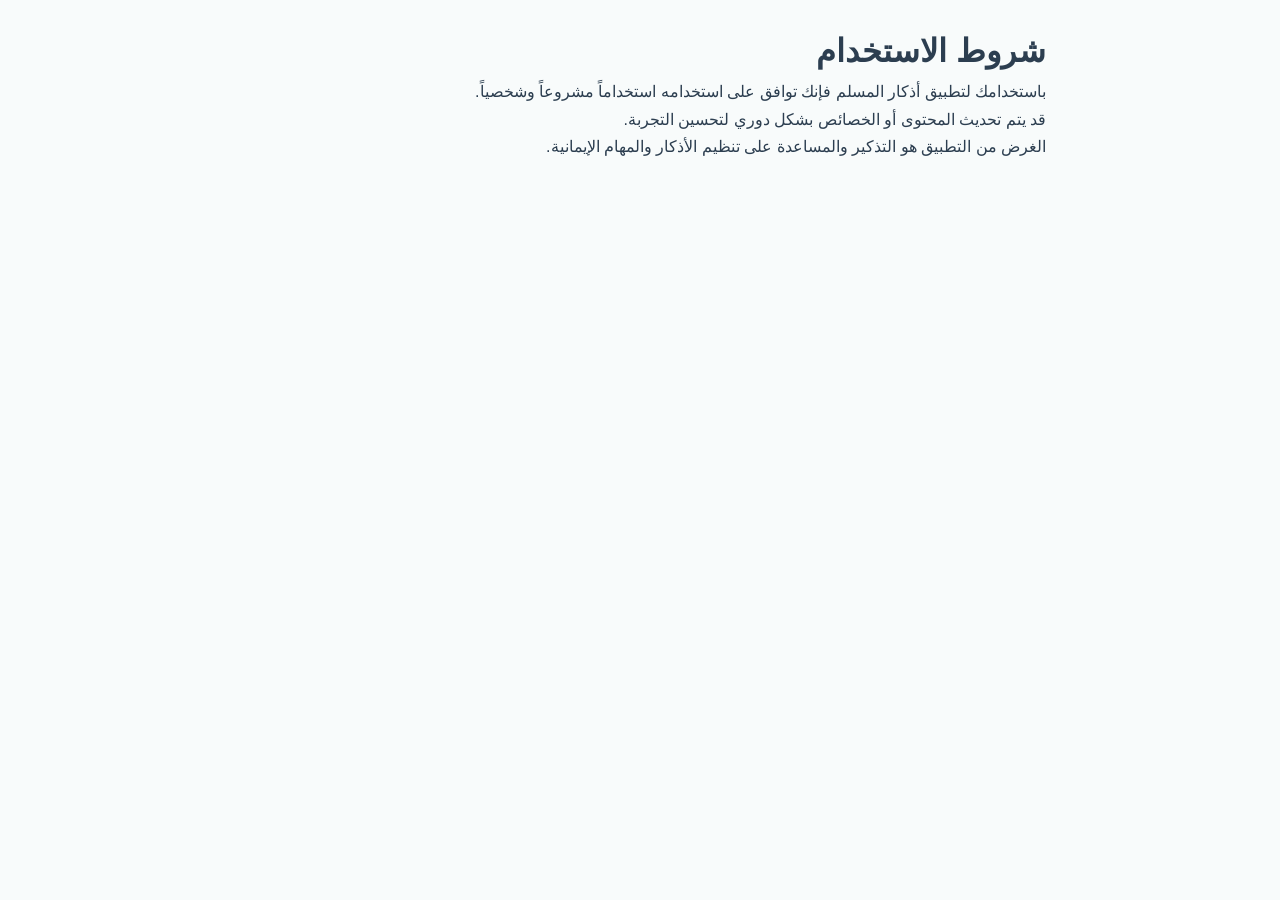
<file: terms.html>
<!DOCTYPE html>
<html lang="ar" dir="rtl">
<head>
  <meta charset="UTF-8">
  <meta name="viewport" content="width=device-width, initial-scale=1.0">
  <title>شروط الاستخدام - تطبيق أذكار المسلم</title>
  <link rel="stylesheet" href="css/main.css">
  <link rel="stylesheet" href="css/modules.css">
  <link rel="stylesheet" href="css/themes.css">
</head>
<body>
  <main class="page-shell" style="max-width: 860px; margin: 0 auto; padding: 24px;">
    <h1>شروط الاستخدام</h1>
    <p>باستخدامك لتطبيق أذكار المسلم فإنك توافق على استخدامه استخداماً مشروعاً وشخصياً.</p>
    <p>قد يتم تحديث المحتوى أو الخصائص بشكل دوري لتحسين التجربة.</p>
    <p>الغرض من التطبيق هو التذكير والمساعدة على تنظيم الأذكار والمهام الإيمانية.</p>
  </main>
</body>
</html>
</file>
<file: css/main.css>
/* ==========================================
   CSS Reset & Base
   ========================================== */
*, *::before, *::after {
    box-sizing: border-box;
    margin: 0;
    padding: 0;
}

html {
    scroll-behavior: smooth;
    -webkit-text-size-adjust: 100%;
}

/*
 * تعريف متغير ارتفاع الإعلان الثابت بحيث يمكن تعديل padding بطريقة
 * مرنة. يمكن تعديل هذه القيمة لاحقاً بدون تعديل الشيفرة الأخرى.
 */
:root {
    --fixed-video-height: 100px;
}

body {
    font-family: "Tajawal", sans-serif;
    background-color: var(--bg-color);
    background-image: var(--bg-gradient);
    background-attachment: fixed;
    color: var(--text-main);
    -webkit-tap-highlight-color: transparent;
    line-height: 1.7;
    /*
     * زيادة المسافة السفلية للجسم لاستيعاب عنصر الإعلان الثابت في الأسفل.
     * نجمع بين المسافة الأساسية (20px) وارتفاع الإعلان الثابت المحدد أعلاه.
     */
    padding-bottom: calc(20px + var(--fixed-video-height));
    overflow-x: hidden;
    transition:
        background-color 0.3s ease,
        background-image 0.3s ease,
        color 0.3s ease;
}

img,
svg,
video,
canvas,
audio,
iframe {
    display: block;
    max-width: 100%;
}

button,
input,
textarea,
select {
    font: inherit;
}

button {
    border: none;
    background: none;
}

a {
    color: inherit;
    text-decoration: none;
}

/* ==========================================
   Typography
   ========================================== */
.amiri-text {
    font-family: "Amiri", serif;
    line-height: 2;
}

.muted {
    color: var(--text-sub);
    font-size: 0.92rem;
    line-height: 1.65;
}

.text-center {
    text-align: center;
}

.text-right {
    text-align: right;
}

.text-strong {
    font-weight: 700;
}

/* ==========================================
   Focus & Accessibility
   ========================================== */
:focus {
    outline: none;
}

:focus-visible {
    outline: 3px solid color-mix(in srgb, var(--primary) 60%, white);
    outline-offset: 3px;
    border-radius: var(--radius-sm);
}

button:focus-visible,
input:focus-visible,
select:focus-visible,
textarea:focus-visible,
[role="button"]:focus-visible {
    box-shadow:
        0 0 0 3px color-mix(in srgb, var(--card-bg) 70%, transparent),
        0 0 0 6px color-mix(in srgb, var(--primary) 28%, transparent);
}

::selection {
    background: var(--primary-light);
    color: var(--text-main);
}

[aria-hidden="true"] {
    pointer-events: none;
}

[hidden] {
    display: none !important;
}

.sr-only {
    position: absolute !important;
    width: 1px !important;
    height: 1px !important;
    padding: 0 !important;
    margin: -1px !important;
    overflow: hidden !important;
    clip: rect(0, 0, 0, 0) !important;
    white-space: nowrap !important;
    border: 0 !important;
}

/* ==========================================
   Buttons (Base)
   ========================================== */
.btn {
    display: inline-flex;
    align-items: center;
    justify-content: center;
    gap: 8px;
    min-height: 44px;
    background: var(--card-bg);
    color: var(--text-main);
    border: 1px solid var(--border);
    padding: 10px 20px;
    border-radius: var(--radius-md);
    font-family: inherit;
    font-size: 1rem;
    font-weight: bold;
    cursor: pointer;
    transition:
        transform 0.2s ease,
        background-color 0.2s ease,
        border-color 0.2s ease,
        color 0.2s ease,
        box-shadow 0.2s ease,
        opacity 0.2s ease,
        filter 0.2s ease;
    user-select: none;
    -webkit-user-select: none;
}

.btn:hover {
    box-shadow: var(--shadow-sm);
}

.btn:active {
    transform: scale(0.96);
}

.btn:disabled,
.btn[disabled],
.btn[aria-disabled="true"] {
    cursor: not-allowed;
    opacity: 0.6;
    transform: none;
    box-shadow: none;
    filter: saturate(0.8);
}

.btn--primary {
    background: var(--primary); /* سطر البديل الآمن للمتصفحات القديمة */
    background: linear-gradient(
        180deg,
        color-mix(in srgb, var(--primary) 92%, white),
        var(--primary)
    );
    color: #ffffff;
    border-color: var(--primary);
}


.btn--primary:hover {
    filter: brightness(1.03);
}

.btn--accent {
    background: var(--accent); /* سطر البديل الآمن */
    background: linear-gradient(
        180deg,
        color-mix(in srgb, var(--accent) 92%, white),
        var(--accent)
    );
    color: #ffffff;
    border-color: var(--accent);
}


.btn--accent:hover {
    filter: brightness(1.03);
}

[data-theme="royal"] .btn--primary,
[data-theme="royal"] .btn--accent {
    color: #0A2E24;
}

.btn--ghost {
    background: transparent;
    border-color: transparent;
    color: var(--primary);
}

.btn--ghost:hover {
    background: var(--primary-light);
}

.btn--ghost:active {
    background: var(--primary-light);
}

.btn--full {
    width: 100%;
}

.btn--start {
    justify-content: flex-start;
}

.btn--compact {
    min-height: auto;
    padding: 6px 12px;
    font-size: 0.9rem;
}

.icon-btn {
    display: inline-flex;
    align-items: center;
    justify-content: center;
    width: 40px;
    height: 40px;
    border-radius: 50%;
    cursor: pointer;
    transition:
        transform 0.2s ease,
        background-color 0.2s ease,
        border-color 0.2s ease,
        color 0.2s ease,
        box-shadow 0.2s ease,
        opacity 0.2s ease;
    background: var(--card-bg);
    border: 1px solid var(--border);
    color: var(--primary);
    flex-shrink: 0;
}

.icon-btn:hover {
    box-shadow: var(--shadow-sm);
}

.icon-btn:active {
    transform: scale(0.95);
}

.icon-btn:disabled,
.icon-btn[disabled],
.icon-btn[aria-disabled="true"] {
    cursor: not-allowed;
    opacity: 0.6;
    transform: none;
    box-shadow: none;
}

.icon-btn--transparent {
    background: transparent;
    border: none;
    box-shadow: none;
    color: var(--primary);
}

.icon-btn--danger {
    color: #ef4444;
}

/* ==========================================
   Inputs
   ========================================== */
.input {
    width: 100%;
    min-height: 44px;
    padding: 12px 15px;
    border: 1px solid var(--border);
    border-radius: var(--radius-md);
    background: var(--card-bg); 
    background: color-mix(in srgb, var(--card-bg) 96%, white);
    color: var(--text-main);
    font-family: inherit;
    font-size: 1rem;
    transition:
        border-color 0.3s ease,
        box-shadow 0.3s ease,
        background-color 0.3s ease,
        color 0.3s ease;
}

.input::placeholder {
    color: var(--text-sub);
    opacity: 0.9;
}

.input:focus,
.input:focus-visible {
    border-color: var(--primary);
    box-shadow: 0 0 0 4px color-mix(in srgb, var(--primary) 12%, transparent);
    background: var(--card-bg);
}

.input:disabled,
.input[disabled],
.input[aria-disabled="true"] {
    cursor: not-allowed;
    opacity: 0.65;
}

.input-group {
    display: flex;
    align-items: center;
    gap: 8px;
}
/* ==========================================
   Toast
   ========================================== */
.app-toast {
    position: fixed;
    left: 50%;
    bottom: 18px;
    transform: translateX(-50%) translateY(120%);
    width: min(92vw, 420px);
    display: flex;
    align-items: center;
    gap: 12px;
    padding: 14px 16px;
    border-radius: 18px;
    border: 1px solid color-mix(in srgb, var(--border) 85%, transparent);
    background: color-mix(in srgb, var(--card-bg) 96%, white);
    color: var(--text-main);
    box-shadow:
        0 18px 40px rgba(0, 0, 0, 0.12),
        0 6px 18px rgba(0, 0, 0, 0.07);
    z-index: 9999;
    opacity: 0;
    pointer-events: none;
    transition:
        transform 0.26s ease,
        opacity 0.26s ease;
    backdrop-filter: blur(10px);
    -webkit-backdrop-filter: blur(10px);
}

.app-toast--visible {
    transform: translateX(-50%) translateY(0);
    opacity: 1;
}

.app-toast__icon {
    width: 42px;
    height: 42px;
    border-radius: 14px;
    display: inline-flex;
    align-items: center;
    justify-content: center;
    flex-shrink: 0;
    font-size: 1.05rem;
}

.app-toast__body {
    flex: 1;
    min-width: 0;
}

.app-toast__label {
    font-size: 0.8rem;
    font-weight: 800;
    margin-bottom: 2px;
    opacity: 0.85;
}

.app-toast__message {
    font-size: 0.95rem;
    font-weight: 700;
    line-height: 1.45;
    word-break: break-word;
}

.app-toast--success .app-toast__icon {
    background: color-mix(in srgb, var(--primary) 14%, white);
    color: var(--primary);
}

.app-toast--error .app-toast__icon {
    background: color-mix(in srgb, #ef4444 14%, white);
    color: #ef4444;
}

.app-toast--warning .app-toast__icon {
    background: color-mix(in srgb, #f59e0b 16%, white);
    color: #d97706;
}

.app-toast--info .app-toast__icon {
    background: color-mix(in srgb, var(--accent) 16%, white);
    color: var(--accent);
}

/* ==========================================
   Skeleton Loading
   ========================================== */
.skeleton {
    position: relative;
    overflow: hidden;
    background: color-mix(in srgb, var(--bg-color) 88%, white);
    border-radius: 10px;
}

.skeleton::after {
    content: "";
    position: absolute;
    inset: 0;
    background: linear-gradient(
        90deg,
        transparent,
        rgba(255, 255, 255, 0.45),
        transparent
    );
    animation: skeleton-loading 1.4s infinite;
}

@keyframes skeleton-loading {
    0% {
        transform: translateX(-100%);
    }

    100% {
        transform: translateX(100%);
    }
}

.skeleton-card {
    min-height: 80px;
    border-radius: 14px;
}

.skeleton-text {
    height: 16px;
    border-radius: 6px;
}

.skeleton-text-lg {
    height: 22px;
    border-radius: 6px;
}

.skeleton-circle {
    width: 40px;
    height: 40px;
    border-radius: 50%;
}

/* ==========================================
   Surfaces & Generic UI Helpers
   ========================================== */
.surface-soft {
    background: var(--bg-color);
    border: 1px solid var(--border);
    border-radius: var(--radius-md);
}

.divider {
    border: 0;
    border-top: 1px solid var(--border);
    margin: 20px 0;
}

.avatar {
    width: 45px;
    height: 45px;
    border-radius: 50%;
    border: 2px solid var(--accent);
    object-fit: cover;
    flex-shrink: 0;
}

/* ==========================================
   Utilities
   ========================================== */
.is-hidden {
    display: none !important;
}

.no-select {
    user-select: none;
    -webkit-user-select: none;
}

.w-full {
    width: 100%;
}

.h-full {
    height: 100%;
}

.mb-0 {
    margin-bottom: 0 !important;
}

.mb-8 {
    margin-bottom: 8px !important;
}

.mb-12 {
    margin-bottom: 12px !important;
}

.mb-15 {
    margin-bottom: 15px !important;
}

.mb-20 {
    margin-bottom: 20px !important;
}

.mt-15 {
    margin-top: 15px !important;
}

.mt-20 {
    margin-top: 20px !important;
}

.mt-25 {
    margin-top: 25px !important;
}

.mt-35 {
    margin-top: 35px !important;
}

.p-0 {
    padding: 0 !important;
}

.rounded-sm {
    border-radius: var(--radius-sm) !important;
}

.rounded-md {
    border-radius: var(--radius-md) !important;
}

.rounded-lg {
    border-radius: var(--radius-lg) !important;
}

.border-soft {
    border: 1px solid var(--border) !important;
}

.shadow-soft {
    box-shadow: var(--shadow-sm) !important;
}

.shadow-medium {
    box-shadow: var(--shadow-md) !important;
}

.bg-card {
    background: var(--card-bg) !important;
}

.bg-soft {
    background: var(--bg-color) !important;
}

.color-primary {
    color: var(--primary) !important;
}

.color-accent {
    color: var(--accent) !important;
}

.color-danger {
    color: #ef4444 !important;
}

.flex-1 {
    flex: 1 !important;
}

.justify-start {
    justify-content: flex-start !important;
}

.justify-center {
    justify-content: center !important;
}

.align-center {
    align-items: center !important;
}

.overflow-auto {
    overflow: auto !important;
}

.overflow-y-auto {
    overflow-y: auto !important;
}

/* ==========================================
   Banners (Offline & Update)
   ========================================== */
.banner {
    position: sticky;
    top: 72px; /* ارتفاع الهيدر */
    z-index: 999;
    display: flex;
    align-items: center;
    justify-content: center;
    gap: 12px;
    padding: 12px 16px;
    background: var(--card-bg);
    border-bottom: 1px solid var(--border);
    box-shadow: var(--shadow-sm);
    font-weight: 700;
    backdrop-filter: blur(8px);
    -webkit-backdrop-filter: blur(8px);
}

.banner--warning {
    background: #fff3cd;
    color: #856404;
    border-color: #ffeeba;
}

.banner--info {
    background: #d1ecf1;
    color: #0c5460;
    border-color: #bee5eb;
}

.banner .btn--small {
    padding: 4px 10px;
    font-size: 0.85rem;
    min-height: auto;
}

/* ==========================================
   Empty States
   ========================================== */
.empty-state {
    text-align: center;
    padding: 30px 20px;
    color: var(--text-sub);
    font-size: 1rem;
}

/* ==========================================
   Task completed state
   ========================================== */
.task-card.is-completed {
    opacity: 0.7;
    background: color-mix(in srgb, var(--card-bg) 98%, var(--primary));
}

.task-card.is-completed .task-text {
    text-decoration: line-through;
    color: var(--text-sub);
}

/* ==========================================
   Silent button active state
   ========================================== */
.silent-active {
    color: var(--accent);
}

/* ==========================================
   Motion Preferences
   ========================================== */
@media (prefers-reduced-motion: reduce) {
    html {
        scroll-behavior: auto;
    }

    *,
    *::before,
    *::after {
        animation-duration: 0.01ms !important;
        animation-iteration-count: 1 !important;
        transition-duration: 0.01ms !important;
    }
}
</file>
<file: css/modules.css>
/* ==========================================
   Layout & Header
   ========================================== */
.header {
    position: sticky;
    top: 0;
    z-index: 1000;
    display: flex;
    align-items: center;
    justify-content: space-between;
    gap: 12px;
    min-height: 72px;
    padding: 14px 16px;
    backdrop-filter: blur(14px);
    -webkit-backdrop-filter: blur(14px);
    background: color-mix(in srgb, var(--card-bg) 78%, transparent);
    border-bottom: 1px solid color-mix(in srgb, var(--border) 75%, transparent);
    box-shadow: 0 8px 24px rgba(0, 0, 0, 0.04);
}

.header__title {
    flex: 1;
    text-align: center;
    font-size: 1.2rem;
    font-weight: 800;
    color: var(--primary);
    letter-spacing: 0.2px;
    white-space: nowrap;
    overflow: hidden;
    text-overflow: ellipsis;
}

.page {
    width: min(100%, 920px);
    margin: 0 auto;
    padding: 16px;
}

.tab-content {
    display: none;
    animation: fadeInSection 0.24s ease;
}

.tab-content.active {
    display: block;
}

@keyframes fadeInSection {
    from {
        opacity: 0;
        transform: translateY(8px);
    }
    to {
        opacity: 1;
        transform: translateY(0);
    }
}

/* ==========================================
   Cards
   ========================================== */
.cardx {
    background: var(--card-bg); /* سطر البديل الآمن */
    background: color-mix(in srgb, var(--card-bg) 97%, white);
    border: 1px solid var(--border); /* سطر البديل الآمن */
    border: 1px solid color-mix(in srgb, var(--border) 82%, transparent);
    border-radius: var(--radius-lg);
    padding: 16px;
    box-shadow:
        0 10px 24px rgba(0, 0, 0, 0.035),
        0 2px 8px rgba(0, 0, 0, 0.03);
    margin-bottom: 16px;
    transition:
        background-color 0.25s ease,
        border-color 0.25s ease,
        box-shadow 0.25s ease,
        transform 0.2s ease;
}

.cardx:hover {
    box-shadow:
        0 14px 28px rgba(0, 0, 0, 0.05),
        0 4px 12px rgba(0, 0, 0, 0.035);
}

.cardx__title {
    display: flex;
    align-items: center;
    gap: 10px;
    font-size: 1.12rem;
    font-weight: 800;
    color: var(--primary);
    margin-bottom: 14px;
}

.cardx--center {
    text-align: center;
}

.cardx--hero {
    position: relative;
    overflow: hidden;
    background:
        linear-gradient(
            135deg,
            color-mix(in srgb, var(--primary) 9%, var(--card-bg)),
            var(--card-bg)
        );
}

.cardx--hero .fa-quote-left {
    position: absolute;
    inset-inline-end: 16px;
    bottom: 16px;
    font-size: 1.3rem;
    opacity: 0.12;
    color: var(--primary);
}

.cardx--message {
    background:
        linear-gradient(
            135deg,
            color-mix(in srgb, var(--accent) 7%, var(--card-bg)),
            var(--card-bg)
        );
}

/* ==========================================
   Grid & Flex Helpers
   ========================================== */
.home-grid {
    display: grid;
    grid-template-columns: repeat(2, minmax(0, 1fr));
    gap: 12px;
}

.home-grid--main {
    grid-template-columns: repeat(2, minmax(0, 1fr));
}

.home-grid--catalog {
    grid-template-columns: repeat(2, minmax(0, 1fr));
}

.home-grid--surahs {
    align-items: stretch;
}

.flex-gap {
    display: flex;
    gap: 10px;
    flex-wrap: wrap;
}

.flex-between {
    display: flex;
    align-items: center;
    justify-content: space-between;
    gap: 12px;
}

/* ==========================================
   Skeleton Cards
   ========================================== */
.skeleton-grid {
    display: grid;
    grid-template-columns: repeat(2, minmax(0, 1fr));
    gap: 12px;
}

.skeleton-item {
    display: flex;
    align-items: center;
    gap: 10px;
    padding: 14px;
    background: var(--card-bg);
    border-radius: 14px;
    border: 1px solid var(--border);
}

/* ==========================================
   Home Buttons
   ========================================== */
.home-btn {
    display: flex;
    align-items: center;
    gap: 12px;
    width: 100%;
    min-height: 72px;
    padding: 14px 16px;
    text-align: right;
    
    background: var(--card-bg); /* 👈 سطر البديل الآمن الأول */
    background:
        linear-gradient(
            180deg,
            color-mix(in srgb, var(--card-bg) 97%, white),
            var(--card-bg)
        );
        
    border: 1px solid var(--border); /* 👈 سطر البديل الآمن الثاني */
    border: 1px solid color-mix(in srgb, var(--border) 82%, transparent);
    
    border-radius: var(--radius-lg);
    box-shadow:
        0 8px 18px rgba(0, 0, 0, 0.03),
        0 2px 6px rgba(0, 0, 0, 0.025);
    cursor: pointer;
    transition:
        transform 0.18s ease,
        box-shadow 0.2s ease,
        border-color 0.2s ease,
        background-color 0.2s ease,
        filter 0.2s ease;
}


.home-btn:hover {
    box-shadow:
        0 12px 22px rgba(0, 0, 0, 0.045),
        0 4px 10px rgba(0, 0, 0, 0.03);
    border-color: color-mix(in srgb, var(--primary) 35%, var(--border));
}

.home-btn:active {
    transform: scale(0.985);
}

.home-icon-box {
    width: 46px;
    height: 46px;
    display: inline-flex;
    align-items: center;
    justify-content: center;
    flex-shrink: 0;
    border-radius: 14px;
    background:
        linear-gradient(
            180deg,
            color-mix(in srgb, var(--primary-light) 88%, white),
            var(--primary-light)
        );
    color: var(--primary);
    font-size: 1.25rem;
    box-shadow: inset 0 0 0 1px color-mix(in srgb, var(--primary) 14%, transparent);
}

.home-btn-text {
    font-weight: 800;
    color: var(--text-main);
    line-height: 1.4;
}

/* ==========================================
   Modal System
   ========================================== */
.modal-overlay {
    position: fixed;
    inset: 0;
    display: none;
    align-items: center;
    justify-content: center;
    padding: 20px;
    background: rgba(10, 20, 30, 0.52);
    backdrop-filter: blur(6px);
    -webkit-backdrop-filter: blur(6px);
    z-index: 2000;
}

.modal-content {
    width: min(100%, 520px);
    max-height: min(85vh, 760px);
    overflow: auto;
    background: var(--card-bg);
    border: 1px solid var(--border);
    border-radius: 24px;
    padding: 22px;
    box-shadow: 0 18px 50px rgba(0, 0, 0, 0.18);
    animation: modalIn 0.22s ease;
}

@keyframes modalIn {
    from {
        opacity: 0;
        transform: translateY(10px) scale(0.98);
    }
    to {
        opacity: 1;
        transform: translateY(0) scale(1);
    }
}

/* ==========================================
   Masbaha & Wird
   ========================================== */
.masbaha-btn {
    width: 100%;
    min-height: 190px;
    flex-direction: column;
    border-radius: 26px;
    background:
        radial-gradient(
            circle at top,
            color-mix(in srgb, var(--primary) 11%, var(--card-bg)),
            var(--card-bg)
        );
    border: 1px solid color-mix(in srgb, var(--primary) 18%, var(--border));
    box-shadow:
        0 14px 28px rgba(0, 0, 0, 0.05),
        0 4px 12px rgba(0, 0, 0, 0.03);
}

.masbaha-btn:hover {
    box-shadow:
        0 18px 34px rgba(0, 0, 0, 0.06),
        0 6px 14px rgba(0, 0, 0, 0.04);
}

.masbaha-btn:active {
    transform: scale(0.985);
}

.custom-zekr-item {
    display: flex;
    align-items: center;
    justify-content: space-between;
    gap: 12px;
    padding: 12px 14px;
    border-radius: var(--radius-md);
    border: 1px solid var(--border);
    background: var(--card-bg);
    box-shadow: var(--shadow-sm);
}

.custom-zekr-text {
    flex: 1;
    font-size: 1.15rem;
    line-height: 1.8;
}

/* ==========================================
   Task Cards
   ========================================== */
.task-card {
    gap: 12px;
    min-height: 62px;
}

.task-text {
    flex: 1;
    line-height: 1.55;
    word-break: break-word;
}

/* ==========================================
   Tasks Tabs & Stats
   ========================================== */
.tasks-tabs {
    display: flex;
    gap: 10px;
}

.tasks-tab {
    flex: 1;
    min-height: 46px;
    padding: 10px 14px;
    border-radius: var(--radius-md);
    border: 1px solid color-mix(in srgb, var(--border) 88%, transparent);
    background: color-mix(in srgb, var(--card-bg) 98%, white);
    color: var(--text-main);
    font-weight: 800;
    cursor: pointer;
    transition:
        background-color 0.2s ease,
        border-color 0.2s ease,
        color 0.2s ease,
        box-shadow 0.2s ease,
        transform 0.18s ease;
}

.tasks-tab:hover {
    box-shadow: 0 8px 16px rgba(0, 0, 0, 0.035);
}

.tasks-tab:active {
    transform: scale(0.985);
}

.tasks-tab.active {
    background: linear-gradient(
        180deg,
        color-mix(in srgb, var(--primary) 92%, white),
        var(--primary)
    );
    color: #ffffff;
    border-color: var(--primary);
    box-shadow: 0 10px 18px color-mix(in srgb, var(--primary) 18%, transparent);
}

[data-theme="royal"] .tasks-tab.active {
    color: #0A2E24;
}

.stats-grid {
    display: grid;
    grid-template-columns: repeat(2, minmax(0, 1fr));
    gap: 12px;
}

.stats-card {
    position: relative;
    overflow: hidden;
    background:
        linear-gradient(
            180deg,
            color-mix(in srgb, var(--card-bg) 98%, white),
            var(--card-bg)
        );
    border: 1px solid color-mix(in srgb, var(--border) 82%, transparent);
    border-radius: var(--radius-lg);
    padding: 16px;
    box-shadow:
        0 10px 20px rgba(0, 0, 0, 0.03),
        0 2px 8px rgba(0, 0, 0, 0.025);
    text-align: center;
}

.stats-card::after {
    content: "";
    position: absolute;
    inset-inline: 0;
    top: 0;
    height: 3px;
    background: linear-gradient(90deg, var(--primary), var(--accent));
    opacity: 0.75;
}

.stats-card__icon {
    font-size: 1.2rem;
    margin-bottom: 8px;
}

.stats-card__label {
    font-size: 0.92rem;
    color: var(--text-sub);
    margin-bottom: 8px;
    font-weight: 700;
}

.stats-card__value {
    font-size: 1.95rem;
    font-weight: 900;
    line-height: 1;
    letter-spacing: -0.02em;
}

.progress-track {
    width: 100%;
    height: 12px;
    border-radius: 999px;
    background: color-mix(in srgb, var(--bg-color) 92%, white);
    border: 1px solid var(--border);
    overflow: hidden;
    box-shadow: inset 0 1px 2px rgba(0, 0, 0, 0.04);
}

.progress-fill {
    height: 100%;
    border-radius: inherit;
    background: linear-gradient(90deg, var(--primary), var(--accent));
    transition: width 0.25s ease;
    box-shadow: 0 0 14px color-mix(in srgb, var(--accent) 20%, transparent);
}

.stats-panel-grid {
    display: grid;
    grid-template-columns: repeat(2, minmax(0, 1fr));
    gap: 12px;
    margin-top: 15px;
}

.stats-mini-card {
    background: color-mix(in srgb, var(--bg-color) 92%, white);
    border: 1px solid var(--border);
    border-radius: var(--radius-md);
    padding: 14px;
}

.stats-mini-card__label {
    font-size: 0.9rem;
    color: var(--text-sub);
    margin-bottom: 8px;
    font-weight: 700;
}

.stats-mini-card__value {
    font-size: 1.05rem;
    font-weight: 800;
    color: var(--text-main);
}

.stats-smart-box {
    margin-top: 15px;
    padding: 14px;
    border-radius: var(--radius-md);
    background:
        linear-gradient(
            135deg,
            color-mix(in srgb, var(--accent) 8%, var(--card-bg)),
            var(--card-bg)
        );
    border: 1px solid color-mix(in srgb, var(--border) 82%, transparent);
}

.stats-smart-box__title {
    font-weight: 800;
    color: var(--primary);
    margin-bottom: 6px;
}

.stats-smart-box__text {
    color: var(--text-main);
    line-height: 1.7;
}

.stats-subprogress {
    margin-top: 15px;
}

.stats-subprogress__head {
    display: flex;
    align-items: center;
    justify-content: space-between;
    gap: 12px;
    margin-bottom: 8px;
}

.stats-subprogress__label {
    font-weight: 700;
    color: var(--text-main);
}

.stats-subprogress__value {
    color: var(--text-sub);
    font-weight: 700;
}

/* ==========================================
   Quran
   ========================================== */
.surah-item {
    direction: rtl;
}

.surah-item .home-btn-text {
    font-weight: 700;
}

.surah-item .surah-num {
    flex-shrink: 0;
}

/* ==========================================
   Story / Content Blocks
   ========================================== */
.story-title {
    font-weight: 800;
    line-height: 1.5;
}

.story-content {
    color: var(--text-main);
}

.story-lesson {
    line-height: 1.7;
}

/* ==========================================
   Utility Component States
   ========================================== */
.back-btn {
    min-height: 42px;
}

.surface-row {
    display: flex;
    align-items: center;
    justify-content: space-between;
    gap: 12px;
    background: var(--bg-color);
    padding: 12px;
    border-radius: var(--radius-md);
    border: 1px solid var(--border);
}

.inline-stat {
    font-size: 2rem;
    font-weight: 900;
    margin-top: 5px;
}

.section-accent-line {
    width: 60px;
    height: 4px;
    background: var(--primary);
    margin: 0 auto;
    border-radius: 2px;
}

.section-accent-line--sm {
    width: 50px;
    height: 3px;
}

/* ==========================================
   Responsive
   ========================================== */
@media (max-width: 768px) {
    .page {
        padding: 14px;
    }

    .header {
        min-height: 68px;
        padding: 12px 14px;
    }

    .header__title {
        font-size: 1.1rem;
    }

    .cardx {
        padding: 14px;
        border-radius: 20px;
    }

    .home-btn {
        min-height: 68px;
        padding: 12px 14px;
    }

    .home-icon-box {
        width: 42px;
        height: 42px;
        font-size: 1.15rem;
    }

    .masbaha-btn {
        min-height: 175px;
    }

    .modal-content {
        width: min(100%, 100%);
        border-radius: 22px;
        padding: 18px;
    }
}

@media (max-width: 560px) {
    .page {
        padding: 12px;
    }

    .home-grid {
        grid-template-columns: 1fr;
    }

    .home-grid--main,
    .home-grid--catalog,
    .skeleton-grid {
        grid-template-columns: repeat(2, minmax(0, 1fr));
    }

    .home-grid--main .home-btn,
    .home-grid--catalog .home-btn {
        min-height: 108px;
        padding: 14px 12px;
        flex-direction: column;
        justify-content: center;
        text-align: center;
        gap: 10px;
    }

    .home-grid--main .home-btn-text,
    .home-grid--catalog .home-btn-text {
        font-size: 0.95rem;
        line-height: 1.35;
        text-align: center;
    }

    .home-grid--main .home-icon-box,
    .home-grid--catalog .home-icon-box {
        width: 50px;
        height: 50px;
        font-size: 1.2rem;
    }

    .stats-grid,
    .stats-panel-grid {
        grid-template-columns: 1fr;
    }

    .flex-between {
        align-items: stretch;
    }

    .flex-gap {
        gap: 8px;
    }

    .header {
        gap: 8px;
    }

    .header__title {
        font-size: 1rem;
    }

    .cardx__title {
        font-size: 1.02rem;
    }

    .home-btn-text {
        font-size: 0.96rem;
    }

    .masbaha-btn {
        min-height: 160px;
    }

    .modal-content {
        padding: 16px;
    }

    .tasks-tab {
        min-height: 44px;
        font-size: 0.95rem;
    }

    .stats-card__value {
        font-size: 1.7rem;
    }
}

@media (max-width: 400px) {
    .page {
        padding: 10px;
    }

    .cardx {
        padding: 12px;
    }

    .home-btn {
        padding: 12px;
    }

    .icon-btn {
        width: 38px;
        height: 38px;
    }

    .btn {
        padding: 10px 16px;
    }

    .home-grid--main .home-btn,
    .home-grid--catalog .home-btn {
        min-height: 96px;
        padding: 12px 10px;
    }

    .home-grid--main .home-btn-text,
    .home-grid--catalog .home-btn-text {
        font-size: 0.9rem;
    }

    .home-grid--main .home-icon-box,
    .home-grid--catalog .home-icon-box {
        width: 46px;
        height: 46px;
        font-size: 1.1rem;
    }

    .skeleton-item {
        padding: 12px;
    }
}

/* ============================= */
/* Mini Daily Stats */
/* ============================= */

.stats-mini {
    display: grid;
    grid-template-columns: repeat(auto-fit, minmax(70px, 1fr));
    gap: 8px;
    margin-top: 16px;
    text-align: center;
}

.stats-mini-item {
    background: #f5f5f5;
    padding: 10px;
    border-radius: 8px;
}

.stats-mini-item span {
    display: block;
    font-size: clamp(16px, 4vw, 20px);
    font-weight: bold;
}

.stats-mini-item p {
    font-size: 12px;
    color: #777;
    margin-top: 3px;
}

/* ==========================================
   Toggle Switch (أزرار التفعيل للإشعارات)
   ========================================== */
.toggle-switch {
    position: relative;
    display: inline-block;
    width: 50px;
    height: 28px;
}

.toggle-switch input {
    opacity: 0;
    width: 0;
    height: 0;
}

.toggle-switch .slider {
    position: absolute;
    cursor: pointer;
    top: 0;
    left: 0;
    right: 0;
    bottom: 0;
    background-color: var(--border);
    transition: .3s;
    border-radius: 34px;
}

.toggle-switch .slider:before {
    position: absolute;
    content: "";
    height: 20px;
    width: 20px;
    left: 4px;
    bottom: 4px;
    background-color: white;
    transition: .3s;
    border-radius: 50%;
    box-shadow: 0 2px 4px rgba(0,0,0,0.2);
}

.toggle-switch input:checked + .slider {
    background-color: var(--primary);
}

.toggle-switch input:checked + .slider:before {
    transform: translateX(22px);
}
.ad-slot {
  margin: 18px auto;
  max-width: 728px;
  min-height: 70px;
  padding: 10px;
  border-radius: 14px;
  background: var(--surface-color, #ffffff);
  border: 1px dashed var(--border-color, #d9d9d9);
  text-align: center;
}

.ad-slot--compact {
  max-width: 420px;
  min-height: 60px;
}

.rewarded-box {
  margin: 18px 0;
  padding: 16px;
  border-radius: 14px;
  background: var(--surface-color, #ffffff);
  border: 1px solid var(--border-color, #e5e5e5);
}

/*
 * ===== نافذة إعلان الفيديو المكافئ =====
 * يتم استخدام هذه الأنماط لعرض طبقة تغطي كامل الشاشة عندما يشاهد
 * المستخدم الإعلان المكافئ. استخدم position: fixed لضمان ثباتها فوق
 * المحتوى. يمكن تخصيص الألوان بسهولة عبر متغيرات CSS.
 */
.video-modal {
  position: fixed;
  top: 0;
  left: 0;
  width: 100%;
  height: 100%;
  display: flex;
  align-items: center;
  justify-content: center;
  z-index: 9999;
}
.video-modal.is-hidden {
  display: none;
}
.video-modal__overlay {
  position: absolute;
  top: 0;
  left: 0;
  width: 100%;
  height: 100%;
  background-color: rgba(0, 0, 0, 0.5);
}
.video-modal__content {
  position: relative;
  background: var(--surface-color, #ffffff);
  padding: 24px;
  border-radius: 12px;
  box-shadow: 0 4px 12px rgba(0,0,0,0.3);
  max-width: 320px;
  text-align: center;
  z-index: 9998;
}
.video-modal__message {
  margin-bottom: 16px;
  font-size: 1rem;
  color: var(--text-color, #333333);
}

/*
 * ===== إعلان فيديو ثابت =====
 * الحاوية التي تحتل أسفل الصفحة لعرض إعلان فيديو مستمر. يجب ضبط
 * padding-bottom في الـ body في حالة استخدام هذا العنصر حتى لا يغطي
 * المحتوى. يمكن للمطور ضبط الارتفاع وفقًا لمتطلبات الفيديو الفعلية.
 */
.fixed-video-banner {
  position: fixed;
  bottom: 0;
  left: 0;
  width: 100%;
  min-height: var(--fixed-video-height);
  background: var(--surface-color, #ffffff);
  border-top: 1px solid var(--border-color, #e5e5e5);
  display: flex;
  align-items: center;
  justify-content: center;
  z-index: 9980;
  padding: 8px 12px;
  box-shadow: 0 -2px 4px rgba(0,0,0,0.1);
}
.fixed-video-banner iframe,
.fixed-video-banner video {
  width: 100%;
  height: 100%;
}

/* ===== الكتلة الجديدة (المتبقية) لروابط الإعدادات ===== */
.settings-links {
  display: flex;
  flex-direction: column;
  gap: 12px;
  margin-top: 18px;
}

.settings-link-btn {
  display: flex;
  align-items: center;
  gap: 10px;
  padding: 14px 16px;
  border-radius: 12px;
  background: var(--surface-color, #ffffff);
  border: 1px solid var(--border-color, #e5e5e5);
  color: var(--text-color, #222);
  text-decoration: none;
  font-weight: 700;
  transition: 0.2s ease;
}

.settings-link-btn:hover {
  background: var(--hover-bg, #f7f7f7);
  text-decoration: none;
}

.settings-link-btn i {
  color: var(--primary, #125B50);
  min-width: 18px;
}
</file>
<file: css/themes.css>
/* ==========================================
   1. السمة الافتراضية (زمردي هادئ ومريح - Calm Teal)
   ========================================== */
:root {
    --primary: #125B50; 
    --primary-light: rgba(18, 91, 80, 0.1);
    --accent: #D8A25E; 
    --accent-light: rgba(216, 162, 94, 0.1);

    /* خلفيات نظيفة وفاتحة لراحة العين في القراءة */
    --bg-color: #F8FBFB; 
    --bg-gradient: none; 
    --card-bg: #FFFFFF; 

    /* نصوص واضحة ومريحة */
    --text-main: #2C3E50; 
    --text-sub: #7F8C8D; 
    --border: #E2E8F0; 

    /* ظلال خفيفة لإعطاء عمق بدون إزعاج */
    --radius-lg: 16px;
    --radius-md: 12px;
    --radius-sm: 8px;
    --shadow-sm: 0 2px 8px rgba(18, 91, 80, 0.08);
    --shadow-md: 0 8px 20px rgba(18, 91, 80, 0.12);
    --shadow-modal: 0 10px 40px rgba(0, 0, 0, 0.2);

    /* المسافات */
    --gap-lg: 15px;
    --gap-md: 12px;
    --gap-sm: 8px;
}
/* ==========================================
   2. السمة الليلية (Dark Mode)
   ========================================== */
[data-theme="dark"] {
    --primary: #10B981;
    --primary-light: rgba(16, 185, 129, 0.1);
    --accent: #FBBF24;
    --accent-light: rgba(251, 191, 36, 0.1);
    
    --bg-color: #111827;
    --bg-gradient: none;
    --card-bg: #1F2937;
    
    --text-main: #F9FAFB;
    --text-sub: #9CA3AF;
    --border: #374151;

    --shadow-sm: 0 4px 15px rgba(0, 0, 0, 0.3);
    --shadow-md: 0 10px 25px rgba(0, 0, 0, 0.5);
}

/* ==========================================
   3. السمة الملكية (Royal Emerald & Gold)
   ========================================== */
[data-theme="royal"] {
    --primary: #F3D582; 
    --primary-light: rgba(243, 213, 130, 0.15); 
    --accent: #BB9441; 
    --accent-light: rgba(187, 148, 65, 0.15);
    
    --bg-color: #0A2E24; 
    --bg-gradient: radial-gradient(circle at top center, #16624D 0%, #0A2E24 100%); 
    --card-bg: rgba(22, 98, 77, 0.3); 
    
    --text-main: #F3D582; 
    --text-sub: #BB9441; 
    --border: rgba(243, 213, 130, 0.15);
}
</file>
